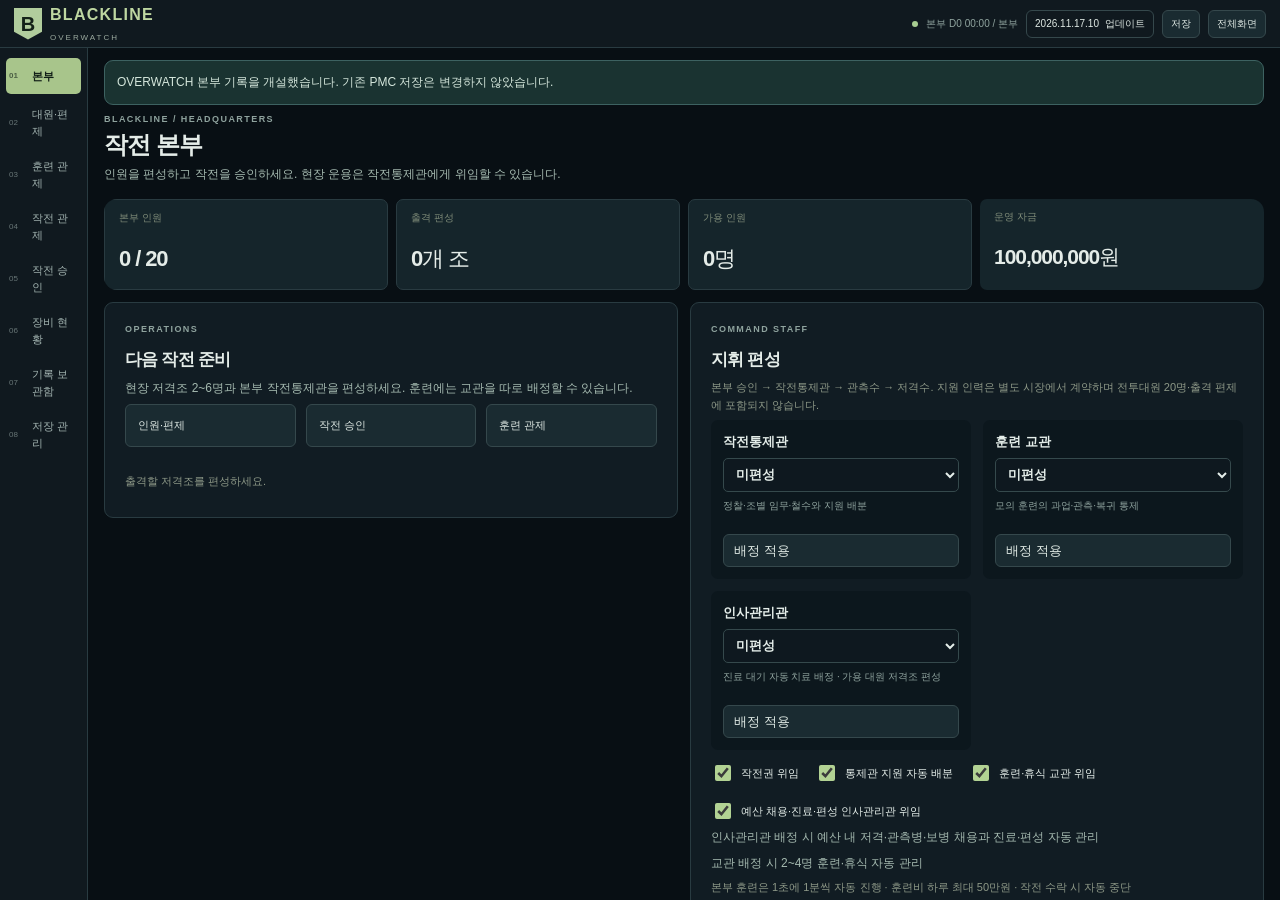
<file: index.html>
<!doctype html>
<html lang="ko">
<head>
<meta charset="utf-8">
<meta name="viewport" content="width=device-width,initial-scale=1,maximum-scale=1,user-scalable=no,viewport-fit=cover">
<meta name="theme-color" content="#0b141a">
<meta name="description" content="BLACKLINE: OVERWATCH — 본부에서 관측수에게 명령하는 저격팀 지휘 시뮬레이션. 실시간 자율 지휘, 입체 전투지도와 시가지, 자세별 대원·교전·피격·처치 연출.">
<meta name="apple-mobile-web-app-capable" content="yes">
<meta name="apple-mobile-web-app-status-bar-style" content="black-translucent">
<title>BLACKLINE: OVERWATCH</title>
<link rel="stylesheet" href="overwatch/app.css?v=2026111710">
<script defer src="overwatch/page-gestures.js?v=2026111710"></script>
<script defer src="save-codec.js?v=2026111710"></script>
<script defer src="overwatch/core.js?v=2026111710"></script>
<script defer src="overwatch/personnel.js?v=2026111710"></script>
<script defer src="overwatch/maps.js?v=2026111710"></script>
<script defer src="overwatch/geometry.js?v=2026111710"></script>
<script defer src="overwatch/command.js?v=2026111710"></script>
<script defer src="overwatch/battle.js?v=2026111710"></script>
<script defer src="overwatch/ordnance.js?v=2026111710"></script>
<script defer src="overwatch/agency.js?v=2026111710"></script>
<script defer src="overwatch/infantry.js?v=2026111710"></script>
<script defer src="overwatch/missions.js?v=2026111710"></script>
<script defer src="overwatch/command-staff.js?v=2026111710"></script>
<script defer src="overwatch/command-staff-view.js?v=2026111710"></script>
<script defer src="overwatch/realtime.js?v=2026111710"></script>
<script defer src="overwatch/vendor/fflate.js?v=2026111710"></script>
<script defer src="overwatch/storage.js?v=2026111710"></script>
<script defer src="overwatch/personnel-view.js?v=2026111710"></script>
<script defer src="overwatch/command-view.js?v=2026111710"></script>
<script defer src="overwatch/vendor/three.min.js?v=2026111710"></script>
<script defer src="overwatch/motion.js?v=2026111710"></script>
<script defer src="overwatch/sprites.js?v=2026111710"></script>
<script defer src="overwatch/illustrated-renderer.js?v=2026111710"></script>
<script defer src="overwatch/field-renderer.js?v=2026111710"></script>
<script defer src="overwatch/audio.js?v=2026111710"></script>
<script defer src="overwatch/field-view.js?v=2026111710"></script>
<script defer src="overwatch/missions-view.js?v=2026111710"></script>
<script defer src="overwatch/updates.js?v=2026111710"></script>
<script defer src="overwatch/app.js?v=2026111710"></script>
<link rel="stylesheet" href="overwatch/game-shell.css?v=2026111710">
</head>
<body>
<a class="skip-link" href="#main">본문으로 이동</a>
<div id="overwatch-root"><main><h1>BLACKLINE: OVERWATCH</h1><p>본부 기록을 불러오는 중입니다.</p></main></div>
<noscript>본부와 저장 관리를 사용하려면 JavaScript를 켜 주세요. 기존 저장 데이터는 변경되지 않습니다.</noscript>
</body>
</html>
</file>
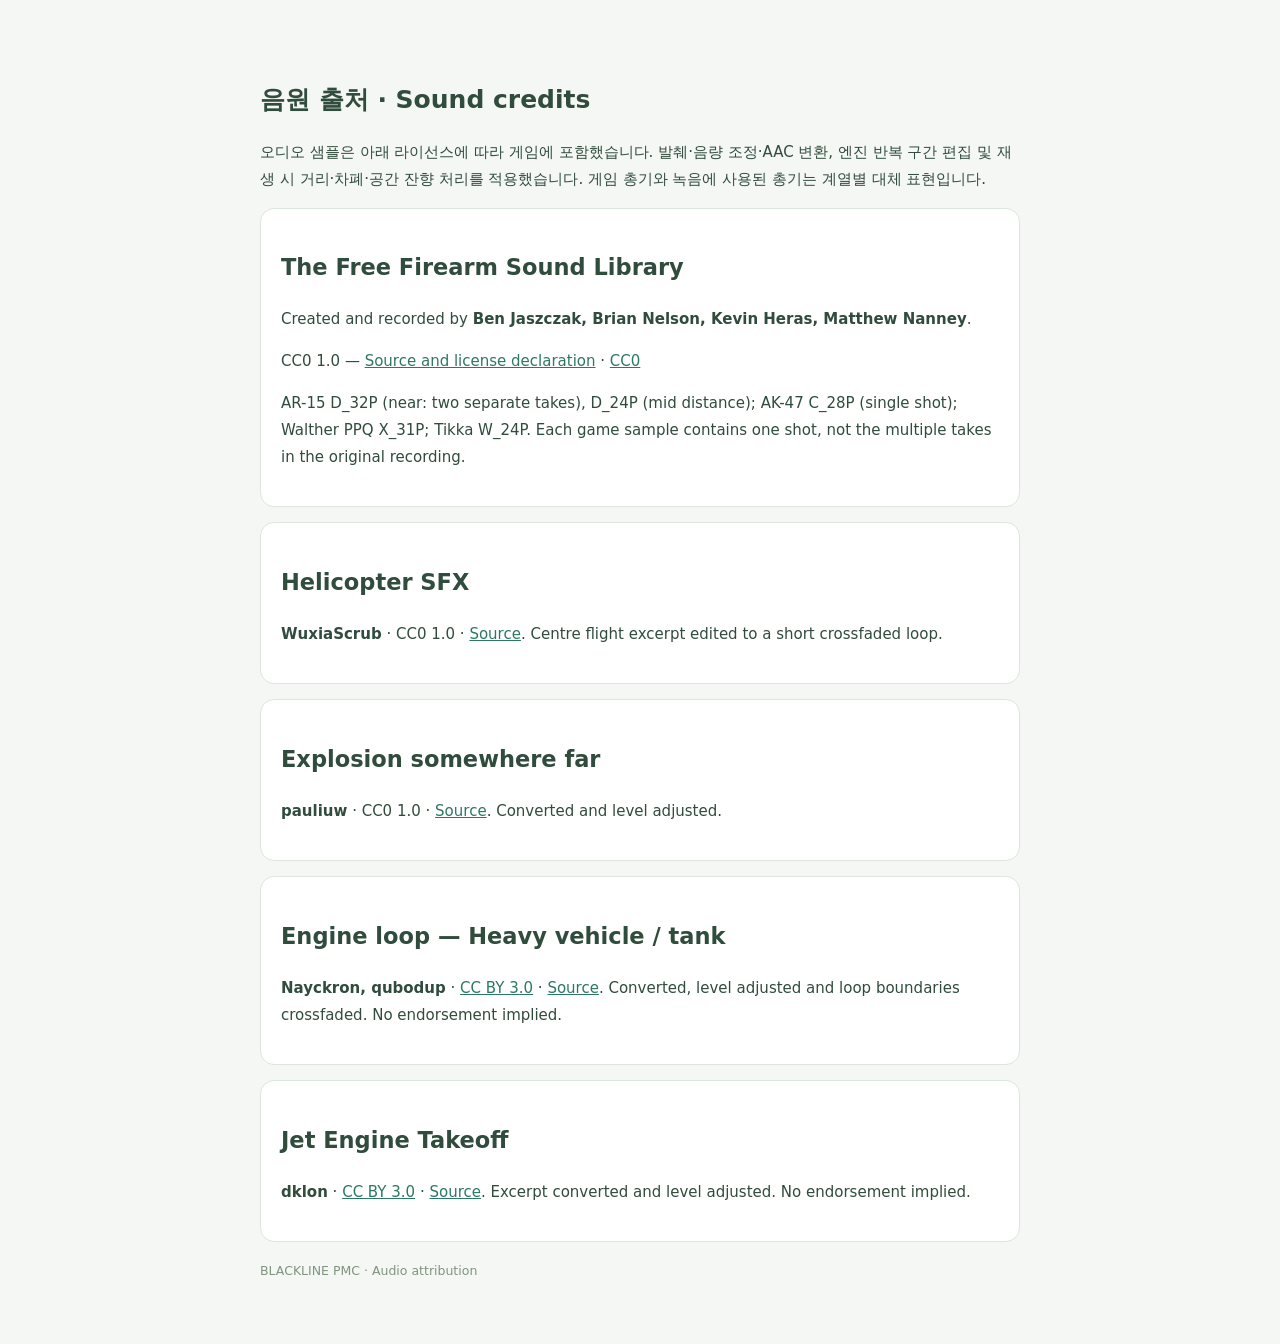
<file: audio/credits.html>
<!doctype html><html lang="ko"><meta charset="utf-8"><meta name="viewport" content="width=device-width,initial-scale=1"><title>BLACKLINE PMC · 음원 출처</title><style>body{font:15px/1.8 system-ui,sans-serif;background:#f4f7f4;color:#304c3c;max-width:760px;margin:40px auto;padding:20px}h1{font-size:25px}article{padding:20px;margin:15px 0;background:white;border:1px solid #dce6dc;border-radius:14px}a{color:#2d7864}small{color:#80947f}li{margin:8px 0}</style><h1>음원 출처 · Sound credits</h1><p>오디오 샘플은 아래 라이선스에 따라 게임에 포함했습니다. 발췌·음량 조정·AAC 변환, 엔진 반복 구간 편집 및 재생 시 거리·차폐·공간 잔향 처리를 적용했습니다. 게임 총기와 녹음에 사용된 총기는 계열별 대체 표현입니다.</p>
<article><h2>The Free Firearm Sound Library</h2><p>Created and recorded by <strong>Ben Jaszczak, Brian Nelson, Kevin Heras, Matthew Nanney</strong>.</p><p>CC0 1.0 — <a href="https://opengameart.org/content/the-free-firearm-sound-library">Source and license declaration</a> · <a href="https://creativecommons.org/publicdomain/zero/1.0/">CC0</a></p><p>AR-15 D_32P (near: two separate takes), D_24P (mid distance); AK-47 C_28P (single shot); Walther PPQ X_31P; Tikka W_24P. Each game sample contains one shot, not the multiple takes in the original recording.</p></article>
<article><h2>Helicopter SFX</h2><p><strong>WuxiaScrub</strong> · CC0 1.0 · <a href="https://opengameart.org/content/helicopter-sfx">Source</a>. Centre flight excerpt edited to a short crossfaded loop.</p></article>
<article><h2>Explosion somewhere far</h2><p><strong>pauliuw</strong> · CC0 1.0 · <a href="https://opengameart.org/content/explosion-somewhere-far">Source</a>. Converted and level adjusted.</p></article>
<article><h2>Engine loop — Heavy vehicle / tank</h2><p><strong>Nayckron, qubodup</strong> · <a href="https://creativecommons.org/licenses/by/3.0/">CC BY 3.0</a> · <a href="https://opengameart.org/content/engine-loop-heavy-vehicletank">Source</a>. Converted, level adjusted and loop boundaries crossfaded. No endorsement implied.</p></article>
<article><h2>Jet Engine Takeoff</h2><p><strong>dklon</strong> · <a href="https://creativecommons.org/licenses/by/3.0/">CC BY 3.0</a> · <a href="https://opengameart.org/content/jet-engine-takeoff">Source</a>. Excerpt converted and level adjusted. No endorsement implied.</p></article>
<small>BLACKLINE PMC · Audio attribution</small></html>
</file>
<file: overwatch/app.css>
:root {
  color-scheme: light;
  --bg: #f2f4ef;
  --paper: #fff;
  --ink: #24382e;
  --muted: #748177;
  --line: #dde4dc;
  --accent: #43604b;
  --soft: #eaf0e7;
  font-family:
    ui-sans-serif,
    -apple-system,
    BlinkMacSystemFont,
    "Segoe UI",
    "Apple SD Gothic Neo",
    "Malgun Gothic",
    sans-serif;
  font-size: 14px;
}
* {
  box-sizing: border-box;
}
body {
  margin: 0;
  background: var(--bg);
  color: var(--ink);
}
button,
input {
  font: inherit;
}
button,
.file-button {
  border: 1px solid #d6dfd3;
  background: #fff;
  color: var(--accent);
  border-radius: 9px;
  padding: 11px 15px;
  cursor: pointer;
  text-align: left;
  line-height: 1.4;
}
button:hover,
.file-button:hover {
  background: var(--soft);
}
button:disabled {
  cursor: default;
  opacity: 0.45;
}
button:focus-visible,
a:focus-visible,
input:focus-visible,
.file-button:focus-within {
  outline: 3px solid #78a29a;
  outline-offset: 3px;
}
a {
  color: inherit;
}
p {
  line-height: 1.8;
  margin: 12px 0;
  color: #66746a;
}
h1,
h2,
h3 {
  font-weight: 650;
  letter-spacing: -0.045em;
  line-height: 1.3;
  margin: 0 0 14px;
}
h1 {
  font-size: 34px;
}
h2 {
  font-size: 20px;
}
h3 {
  font-size: 15px;
}
small {
  font-size: 11px;
}
.topbar {
  height: 90px;
  border-bottom: 1px solid var(--line);
  display: flex;
  align-items: center;
  justify-content: space-between;
  gap: 20px;
  padding: 0 36px;
  background: #fafcf8;
  position: relative;
  z-index: 3;
}
.brand {
  display: flex;
  gap: 12px;
  align-items: center;
  text-decoration: none;
  font-size: 19px;
  font-weight: 780;
  letter-spacing: 0.08em;
  white-space: nowrap;
}
.brand small {
  display: block;
  margin-top: 5px;
  font-size: 10px;
  font-weight: 500;
  letter-spacing: 0.35em;
  color: #7b8e77;
}
.brand-emblem {
  width: 40px;
  height: 44px;
  display: grid;
  place-items: center;
  background: #42604a;
  color: #fff;
  clip-path: polygon(0 0, 100% 0, 100% 76%, 50% 100%, 0 76%);
  font-size: 23px;
  letter-spacing: 0;
}
.topbar-status {
  display: flex;
  align-items: center;
  gap: 9px;
  font-size: 11px;
  color: var(--muted);
}
.status-dot {
  width: 6px;
  height: 6px;
  background: #8da385;
  border-radius: 50%;
}
.quiet {
  padding: 8px 10px;
  background: transparent;
  font-size: 11px;
}
.workspace {
  display: grid;
  grid-template-columns: 220px minmax(0, 1fr);
  max-width: 1660px;
  margin: auto;
  min-height: calc(100dvh - 90px);
}
.sidebar {
  border-right: 1px solid var(--line);
  padding: 38px 22px;
  display: flex;
  flex-direction: column;
  gap: 26px;
}
.eyebrow {
  display: block;
  font-size: 10px;
  letter-spacing: 0.16em;
  color: #7c8b79;
  font-weight: 550;
}
.sidebar > .eyebrow {
  font-size: 9px;
  letter-spacing: 0.1em;
}
.sidebar nav {
  display: flex;
  flex-direction: column;
  gap: 8px;
}
.sidebar nav button {
  border: 0;
  background: transparent;
  padding: 15px 12px;
  color: #7b887b;
  font-size: 12px;
  display: flex;
  gap: 14px;
  align-items: center;
}
.sidebar nav button span {
  font-size: 10px;
  color: #a1ac9d;
}
.sidebar nav button[aria-current] {
  background: #e3ebde;
  color: #3e5e43;
  font-weight: 700;
}
.sidebar-foot {
  margin-top: auto;
  line-height: 2;
  font-size: 9px;
  letter-spacing: 0.08em;
  color: #8b9887;
  padding: 35px 12px 0;
  border-top: 1px solid var(--line);
}
main {
  padding: 32px 38px 20px;
  min-width: 0;
  outline: none;
}
.breadcrumb {
  color: #899582;
  font-size: 10px;
  letter-spacing: 0.07em;
  margin-bottom: 26px;
}
.hq-hero {
  display: grid;
  grid-template-columns: 1fr 44%;
  gap: 24px;
  padding: 28px 0 38px;
  align-items: center;
}
.hq-hero h1 {
  font-size: clamp(30px, 3vw, 48px);
  line-height: 1.25;
  letter-spacing: -0.06em;
  margin-top: 20px;
}
.hq-hero p {
  font-size: 12px;
  line-height: 2;
}
.build-tag,
.status-pill {
  display: inline-block;
  color: #66805b;
  background: #e6eddf;
  border: 1px solid #d7e2ce;
  padding: 7px 11px;
  border-radius: 7px;
  font-size: 10px;
}
.terrain-preview {
  background:
    linear-gradient(0deg, #eef3e0bb, transparent 50%),
    url("../images/maps/mountain.webp") center/cover;
  min-height: 280px;
  border-radius: 18px;
  position: relative;
  border: 7px solid #fff;
  box-shadow: 0 8px 24px #20351a08;
  filter: saturate(0.6);
}
.terrain-preview span {
  position: absolute;
  bottom: 10px;
  left: 10px;
  right: 10px;
  font-size: 9px;
  line-height: 1.5;
  color: #4f6746;
  background: #ffffffd9;
  padding: 7px;
  border-radius: 5px;
}
.metrics {
  display: grid;
  grid-template-columns: repeat(4, minmax(0, 1fr));
  border: 1px solid var(--line);
  border-radius: 13px;
  background: #fff;
  margin-bottom: 27px;
  overflow: hidden;
}
.metrics article {
  display: flex;
  flex-direction: column;
  gap: 13px;
  padding: 23px;
  border-right: 1px solid var(--line);
}
.metrics article:last-child {
  border: 0;
}
.metrics small {
  color: #7f8c79;
}
.metrics strong {
  font-size: 26px;
  letter-spacing: -0.05em;
  font-weight: 550;
}
.metrics span {
  font-size: 10px;
  line-height: 1.7;
  color: #899382;
}
.two-column {
  display: grid;
  grid-template-columns: repeat(2, minmax(0, 1fr));
  gap: 20px;
}
.panel {
  background: #fff;
  border: 1px solid var(--line);
  padding: 25px;
  border-radius: 13px;
  margin-bottom: 20px;
  min-width: 0;
}
.panel > .eyebrow,
.section-heading > .eyebrow {
  margin-bottom: 13px;
}
.panel p {
  font-size: 12px;
}
.command-chain {
  padding: 0;
  list-style: none;
  margin-top: 25px;
}
.command-chain li {
  padding: 0 0 20px 22px;
  position: relative;
  border-left: 1px solid #d5dfd0;
  margin-left: 4px;
}
.command-chain li:last-child {
  padding-bottom: 0;
  border: 0;
}
.command-chain li::before {
  content: "";
  position: absolute;
  left: -4px;
  top: 5px;
  width: 7px;
  height: 7px;
  border: 1px solid #8fa484;
  background: #fff;
  border-radius: 50%;
}
.command-chain b,
.command-chain span {
  display: block;
}
.command-chain b {
  font-size: 12px;
  font-weight: 600;
}
.command-chain span {
  font-size: 11px;
  color: #8a9584;
  line-height: 1.7;
  margin-top: 7px;
}
.plain-list {
  padding-left: 18px;
  color: #75856d;
  line-height: 2.5;
  font-size: 12px;
  margin: 23px 0;
}
.muted {
  font-size: 11px !important;
  color: #8d9887 !important;
}
.page-title {
  padding: 15px 0 28px;
}
.page-title h1 {
  margin-top: 15px;
}
.page-title p {
  font-size: 12px;
}
.empty-state {
  background: #fff;
  border: 1px solid var(--line);
  border-radius: 15px;
  padding: 40px;
  margin: 12px 0 28px;
  max-width: 900px;
}
.empty-state h2 {
  margin-top: 17px;
}
.empty-state p {
  max-width: 620px;
  font-size: 13px;
}
.phase-note {
  font-size: 11px;
  color: #9aab8d;
  display: block;
  margin-top: 26px;
}
.squad-grid {
  display: grid;
  grid-template-columns: repeat(3, minmax(0, 1fr));
  gap: 16px;
}
.squad h2 {
  font-size: 17px;
  margin: 18px 0 24px;
  color: #7e9073;
}
.squad p {
  display: flex;
  justify-content: space-between;
  font-size: 11px;
  gap: 10px;
}
.squad p strong {
  font-weight: 500;
  color: #677e5d;
}
.squad small {
  font-size: 10px;
  color: #9aa78e;
  line-height: 1.8;
}
.personnel-list {
  padding: 0;
  list-style: none;
}
.personnel-list li {
  padding: 15px 0;
  display: flex;
  justify-content: space-between;
  gap: 20px;
  border-bottom: 1px solid var(--line);
}
.personnel-list li div > span {
  display: block;
  margin-top: 8px;
  font-size: 11px;
  color: #8b9b81;
}
.archive-grid {
  display: grid;
  grid-template-columns: 1fr 1fr;
  gap: 20px;
}
.archive-grid article {
  padding: 18px;
  border: 1px solid var(--line);
  border-radius: 10px;
  background: #fafcf8;
}
code {
  font-size: 10px;
  overflow-wrap: anywhere;
  color: #829276;
}
.event-log {
  list-style: none;
  padding: 0;
}
.event-log li {
  display: flex;
  gap: 22px;
  padding: 17px 0;
  border-bottom: 1px solid var(--line);
  font-size: 12px;
}
.event-log time {
  font-size: 10px;
  color: #8d9e7f;
}
.event-log small {
  display: block;
  margin-top: 10px;
  font-size: 9px;
  color: #90a080;
  overflow-wrap: anywhere;
}
.event-log strong {
  font-weight: 500;
}
.storage-summary {
  display: flex;
  justify-content: space-between;
  align-items: center;
  gap: 20px;
}
.storage-summary p,
.storage-summary small {
  overflow-wrap: anywhere;
}
.storage-summary .eyebrow {
  margin-bottom: 12px;
}
.storage-summary p {
  font-size: 11px;
}
.status-pill {
  white-space: nowrap;
  flex-shrink: 0;
}
.actions {
  display: flex;
  flex-direction: column;
  align-items: stretch;
  gap: 10px;
}
.file-button {
  position: relative;
  display: block;
  overflow: hidden;
}
.file-button input {
  position: absolute;
  inset: 0;
  opacity: 0;
  width: 100%;
  cursor: pointer;
}
.setting {
  display: flex;
  gap: 10px;
  align-items: center;
  font-size: 12px;
}
.caution {
  background: #f9faf4;
}
.notice {
  padding: 13px 17px;
  border: 1px solid #d7e3ce;
  background: #ebf2e6;
  color: #697f5b;
  border-radius: 9px;
  font-size: 12px;
  line-height: 1.9;
  margin-bottom: 18px;
  overflow-wrap: anywhere;
}
.notice.error {
  color: #966d41;
  background: #f8f0e3;
  border-color: #ecddc4;
}
.notice button {
  margin-left: 10px;
  font-size: 11px;
}
footer {
  font-size: 10px;
  color: #a1ac98;
  border-top: 1px solid var(--line);
  padding: 24px 0;
  margin-top: 34px;
  line-height: 1.8;
}
.skip-link {
  position: fixed;
  top: -60px;
  left: 16px;
  z-index: 50;
  background: #fff;
  padding: 12px;
}
.skip-link:focus {
  top: 10px;
}
[data-reduced-motion="true"] * {
  scroll-behavior: auto !important;
  transition: none !important;
  animation: none !important;
}
@media (max-width: 1050px) {
  .workspace {
    grid-template-columns: 185px minmax(0, 1fr);
  }
  main {
    padding: 26px;
  }
  .sidebar {
    padding: 32px 16px;
  }
  .hq-hero {
    grid-template-columns: 1fr;
  }
  .terrain-preview {
    min-height: 170px;
  }
  .metrics {
    grid-template-columns: 1fr 1fr;
  }
  .metrics article:nth-child(2) {
    border-right: 0;
  }
  .metrics article:nth-child(-n + 2) {
    border-bottom: 1px solid var(--line);
  }
  .two-column {
    grid-template-columns: 1fr;
  }
  .squad-grid {
    grid-template-columns: 1fr;
  }
  .storage-summary {
    align-items: flex-start;
    flex-direction: column;
  }
}
@media (max-width: 650px) {
  .topbar {
    height: auto;
    min-height: 82px;
    padding: 18px 18px;
    gap: 10px;
    flex-wrap: wrap;
  }
  .brand {
    font-size: 16px;
  }
  .brand small {
    font-size: 8px;
  }
  .brand-emblem {
    width: 33px;
    height: 37px;
    font-size: 20px;
  }
  .topbar-status {
    font-size: 9px;
    gap: 5px;
  }
  .topbar-status > span:not(.status-dot) {
    display: none;
  }
  .quiet {
    font-size: 9px;
    padding: 8px;
  }
  .workspace {
    display: block;
  }
  .sidebar {
    padding: 12px 15px;
    border: 0;
    border-bottom: 1px solid var(--line);
    background: #f8faf5;
    display: block;
  }
  .sidebar > .eyebrow,
  .sidebar-foot {
    display: none;
  }
  .sidebar nav {
    display: grid;
    grid-template-columns: repeat(3, minmax(0, 1fr));
    gap: 5px;
  }
  .sidebar nav button {
    font-size: 11px;
    padding: 10px 8px;
    gap: 7px;
    white-space: nowrap;
  }
  .sidebar nav button span {
    font-size: 8px;
  }
  main {
    padding: 22px 17px;
  }
  .breadcrumb {
    margin-bottom: 16px;
    font-size: 9px;
  }
  .hq-hero {
    padding-top: 12px;
    gap: 20px;
  }
  .hq-hero h1 {
    font-size: 34px;
  }
  .terrain-preview {
    min-height: 160px;
  }
  .metrics article {
    padding: 18px;
    gap: 10px;
  }
  .metrics strong {
    font-size: 23px;
  }
  .metrics span {
    font-size: 9px;
  }
  .panel {
    padding: 20px;
  }
  .empty-state {
    padding: 26px;
  }
  .empty-state h2 {
    font-size: 19px;
  }
  .page-title h1 {
    font-size: 28px;
  }
  .archive-grid {
    grid-template-columns: 1fr;
  }
  .event-log {
    overflow-wrap: anywhere;
  }
  footer {
    padding-bottom: env(safe-area-inset-bottom);
  }
}
/* Personnel phase: real recruitment, pair selection and HQ activities. */
.personnel-subnav {
  display: flex;
  gap: 8px;
  flex-wrap: wrap;
  margin: 0 0 22px;
}
.personnel-subnav button[aria-current] {
  background: #e3ebde;
  font-weight: 700;
}
.personnel-section-title {
  display: flex;
  justify-content: space-between;
  align-items: center;
  gap: 18px;
  flex-wrap: wrap;
}
.personnel-section-title h2 {
  margin: 8px 0;
}
.personnel-section-title button {
  font-size: 12px;
}
.hq-activities {
  border-color: #cfdcc9;
  background: #fafdf7;
}
.activity-list {
  display: grid;
  gap: 10px;
  margin-top: 15px;
}
.activity-list article {
  display: flex;
  align-items: center;
  justify-content: space-between;
  gap: 15px;
  background: white;
  padding: 16px;
  border: 1px solid #e2e8dc;
  border-radius: 10px;
}
.activity-list article > div {
  flex: 1;
  min-width: 0;
}
.activity-list strong,
.activity-list span,
.activity-list small {
  display: block;
}
.activity-list span {
  font-size: 11px;
  color: #798770;
  margin-top: 6px;
}
.activity-list small {
  font-size: 10px;
  color: #9aa68f;
  margin: 6px 0;
}
.activity-list progress {
  width: 100%;
  height: 5px;
  accent-color: #698b5d;
  border: 0;
}
.member-grid,
.recruit-grid {
  display: grid;
  grid-template-columns: repeat(3, minmax(0, 1fr));
  gap: 17px;
}
.hq-member-card {
  padding: 23px;
  border: 1px solid var(--line);
  border-radius: 14px;
  background: #fff;
  min-width: 0;
}
.hq-member-card > small {
  color: #92a088;
  display: block;
  margin: 18px 0 10px;
  font-size: 9px;
  overflow-wrap: anywhere;
}
.hq-member-card h2 {
  font-size: 24px;
  margin-top: 12px;
  margin-bottom: 7px;
}
.hq-member-card p {
  font-size: 11px;
  line-height: 1.8;
}
.member-card-header {
  display: flex;
  justify-content: space-between;
  align-items: center;
  gap: 10px;
  font-size: 11px;
  color: #7e9072;
}
.member-avatar {
  display: grid;
  place-items: center;
  width: 42px;
  height: 47px;
  background: #eef3e9;
  border: 1px solid #dde6d4;
  border-radius: 10px;
  font-size: 21px;
  color: #78906c;
}
.member-status,
.tier-badge {
  display: inline-block;
  font-size: 10px;
  padding: 6px 9px;
  border-radius: 5px;
  background: #eef3e9;
  color: #779267;
}
.member-status.limited {
  background: #f7f0e4;
  color: #a28d67;
}
.member-skill-summary {
  display: flex;
  justify-content: space-between;
  gap: 9px;
  background: #f4f7f0;
  border-radius: 8px;
  padding: 12px 9px;
  margin: 17px 0;
}
.member-skill-summary span {
  font-size: 10px;
  color: #88987b;
}
.member-skill-summary b {
  display: block;
  font-size: 17px;
  color: #5c7850;
  margin-top: 5px;
  font-weight: 500;
}
.member-condition {
  display: flex;
  gap: 14px;
  font-size: 10px;
  color: #8e9c83;
}
.member-availability {
  color: #91a283;
  font-size: 10px !important;
  min-height: 36px;
}
.hq-member-card > button {
  width: 100%;
  margin-top: 7px;
  font-size: 11px;
}
.inline-actions {
  display: flex;
  flex-wrap: wrap;
  gap: 8px;
}
.inline-actions button {
  font-size: 11px;
  flex: 1;
  min-width: 80px;
}
.contract-term,
.squad label,
.activity-form label {
  display: flex;
  flex-direction: column;
  gap: 8px;
  font-size: 11px;
  color: #819576;
  margin: 12px 0;
}
select,
input[type="search"] {
  min-width: 0;
  max-width: 100%;
  background: #fff;
  color: #47623c;
  border: 1px solid #d4dfcb;
  border-radius: 7px;
  font: inherit;
  padding: 10px 11px;
  font-size: 12px;
}
.squad form button {
  width: 100%;
  font-size: 12px;
}
.squad p {
  display: block;
}
.squad .inline-actions button {
  flex-basis: 100%;
  font-size: 10px;
}
.personnel-search {
  display: block;
  max-width: 400px;
  margin: 0 0 20px;
  font-size: 11px;
  color: #819476;
}
.personnel-search input {
  display: block;
  width: 100%;
  margin-top: 9px;
}
.dossier-backdrop {
  position: fixed;
  inset: 0;
  z-index: 30;
  background: #34452d55;
  display: flex;
  align-items: center;
  justify-content: center;
  padding: 24px;
}
.personnel-dossier {
  background: #f4f6ef;
  border: 1px solid #e1e8d8;
  border-radius: 16px;
  width: min(1080px, 100%);
  height: min(920px, calc(100dvh - 48px));
  display: flex;
  flex-direction: column;
  min-height: 0;
  box-shadow: 0 15px 60px #20341b22;
}
.personnel-dossier > header {
  padding: 24px 28px;
  display: flex;
  align-items: flex-start;
  justify-content: space-between;
  gap: 15px;
  border-bottom: 1px solid #dae4d2;
  background: #fbfdf8;
  border-radius: 16px 16px 0 0;
  flex-shrink: 0;
}
.personnel-dossier h1 {
  font-size: 30px;
  margin: 10px 0 5px;
}
.personnel-dossier header p {
  font-size: 12px;
  margin-bottom: 0;
}
.personnel-dossier header .eyebrow {
  font-size: 9px;
  overflow-wrap: anywhere;
}
.dossier-content {
  padding: 25px 28px;
  overflow: auto;
  overscroll-behavior: contain;
  min-height: 0;
}
.dossier-two-columns {
  display: grid;
  grid-template-columns: 1fr 1fr;
  gap: 16px;
}
.dossier-two-columns .panel {
  margin-bottom: 16px;
}
.dossier-skills {
  display: grid;
  grid-template-columns: repeat(3, minmax(0, 1fr));
  gap: 18px 22px;
}
.dossier-skills label {
  display: flex;
  justify-content: space-between;
  font-size: 11px;
  color: #849577;
}
.dossier-skills b {
  font-weight: 550;
  color: #526d47;
}
.dossier-skills progress {
  width: 100%;
  height: 6px;
  accent-color: #809c6f;
  margin-top: 10px;
}
.activity-form {
  display: flex;
  align-items: flex-end;
  gap: 10px;
  flex-wrap: wrap;
  margin-bottom: 15px;
}
.activity-form label {
  flex: 1;
  min-width: 120px;
  margin-bottom: 0;
}
.activity-form button {
  font-size: 12px;
  margin-bottom: 0;
}
.personnel-dossier-open {
  overflow: hidden;
}
.metrics article:last-child strong {
  font-size: 21px;
  overflow-wrap: anywhere;
}
.personnel-dossier .event-log,
.personnel-dossier .plain-list {
  overflow-wrap: anywhere;
}
button:disabled,
select:disabled {
  cursor: not-allowed;
  opacity: 0.45;
}
@media (max-width: 1150px) {
  .member-grid,
  .recruit-grid {
    grid-template-columns: repeat(2, minmax(0, 1fr));
  }
}
@media (max-width: 650px) {
  .member-grid,
  .recruit-grid,
  .dossier-two-columns {
    grid-template-columns: 1fr;
  }
  .personnel-subnav {
    display: grid;
    grid-template-columns: 1fr 1fr;
  }
  .personnel-subnav button {
    font-size: 11px;
    text-align: center;
    padding: 10px 7px;
  }
  .hq-member-card {
    padding: 20px;
  }
  .dossier-backdrop {
    padding: 0;
  }
  .personnel-dossier {
    width: 100%;
    height: 100dvh;
    border: 0;
    border-radius: 0;
  }
  .personnel-dossier > header {
    padding: 18px 17px;
    border-radius: 0;
  }
  .personnel-dossier h1 {
    font-size: 25px;
  }
  .dossier-content {
    padding: 18px 15px;
  }
  .dossier-skills {
    grid-template-columns: 1fr 1fr;
  }
  .activity-form {
    display: grid;
    grid-template-columns: 1fr;
  }
  .activity-form label {
    min-width: 0;
  }
  .activity-form button {
    margin-top: 3px;
  }
  .personnel-section-title > button {
    width: 100%;
    text-align: center;
  }
  .metrics article:last-child strong {
    font-size: 17px;
  }
  .activity-list article {
    padding: 12px;
    gap: 10px;
  }
  .activity-list article button {
    padding: 8px 10px;
    font-size: 11px;
  }
}
/* Event-driven command range; no animation loop or hidden-world renderer. */
.command-layout {
  display: grid;
  grid-template-columns: minmax(0, 1.6fr) minmax(260px, 1fr);
  gap: 20px;
  align-items: start;
}
.command-map {
  display: block;
  width: 100%;
  height: auto;
  border: 1px solid #d5dfce;
  border-radius: 12px;
  touch-action: pan-y;
  cursor: crosshair;
}
.range-map-panel {
  padding: 18px;
}
.range-terrain-label {
  font-size: 21px;
  fill: #63735a;
}
.range-unit-label {
  font-size: 18px;
  fill: #294c36;
  paint-order: stroke;
  stroke: #f8fff3;
  stroke-width: 5px;
  font-weight: 600;
}
.range-friend.stale {
  opacity: 0.45;
}
.range-contact.expired {
  opacity: 0.25;
}
.range-time-controls {
  display: flex;
  gap: 9px;
  flex-wrap: wrap;
}
.range-time-controls button {
  flex: 1;
  font-size: 12px;
}
.range-time-controls p {
  width: 100%;
}
.command-layout form {
  display: grid;
  grid-template-columns: 1fr 1fr;
  gap: 12px;
}
.command-layout form > button {
  grid-column: 1/-1;
}
.command-layout label:not(.setting) {
  display: flex;
  flex-direction: column;
  gap: 8px;
  font-size: 11px;
  color: #71836b;
}
.coordinate-inputs {
  display: grid;
  grid-template-columns: 1fr 1fr;
  gap: 10px;
}
.coordinate-inputs input {
  width: 100%;
  min-width: 0;
  padding: 10px;
  background: white;
  border: 1px solid #d4dfcb;
  border-radius: 7px;
  color: #47623c;
}
.command-comms {
  position: sticky;
  top: 16px;
  padding: 20px;
}
.command-radio-list {
  max-height: 70dvh;
  overflow: auto;
  overscroll-behavior: contain;
  list-style: none;
  padding: 0;
  margin: 0;
}
.command-radio-list li {
  border-left: 2px solid #c5d2bb;
  border-bottom: 1px solid #e4eadf;
  padding: 14px 10px;
  margin-bottom: 12px;
  overflow-wrap: anywhere;
}
.radio-route {
  display: flex;
  gap: 8px;
  align-items: center;
  font-size: 12px;
}
.radio-route strong {
  font-weight: 600;
  flex: 1;
  min-width: 0;
}
.radio-route small {
  display: block;
  color: #93a18a;
  font-size: 9px;
  margin-top: 5px;
}
.radio-meta {
  font-size: 9px;
  color: #89977e;
  margin-top: 12px;
  line-height: 1.8;
}
.command-radio-list p {
  font-size: 12px;
  line-height: 1.8;
}
.command-radio-list details {
  font-size: 10px;
  color: #91a284;
}
.range-known-roster {
  display: grid;
  grid-template-columns: 1fr 1fr;
  gap: 10px;
}
.range-known-roster article {
  padding: 13px;
  border: 1px solid #dfe6d7;
  border-radius: 8px;
  min-width: 0;
}
.range-known-roster b,
.range-known-roster span,
.range-known-roster small {
  display: block;
  overflow-wrap: anywhere;
}
.range-known-roster b {
  font-size: 12px;
}
.range-known-roster span {
  font-size: 11px;
  color: #7b8e71;
  margin: 9px 0;
}
.range-known-roster small {
  font-size: 10px;
  color: #95a28b;
}
.range-order-list {
  padding: 0;
  list-style: none;
}
.range-order-list li {
  display: flex;
  flex-direction: column;
  gap: 8px;
  padding: 12px 0;
  border-bottom: 1px solid #e2e8dc;
  font-size: 12px;
}
.range-order-list span {
  font-size: 11px;
  color: #90a082;
}
@media (max-width: 1100px) {
  .command-layout {
    grid-template-columns: 1fr;
  }
  .command-comms {
    position: static;
  }
  .command-radio-list {
    max-height: 450px;
  }
}
@media (max-width: 650px) {
  .command-layout form {
    grid-template-columns: 1fr;
  }
  .range-known-roster {
    grid-template-columns: 1fr;
  }
  .command-comms {
    padding: 18px;
  }
  .range-map-panel {
    padding: 12px;
  }
  .range-time-controls button {
    padding: 10px 7px;
    font-size: 11px;
  }
  .range-unit-label {
    font-size: 24px;
  }
}
/* Keep the accessibility shortcut out of captures and scroll areas until focused. */
.skip-link:not(:focus) {
  clip-path: inset(50%);
  width: 1px;
  height: 1px;
  overflow: hidden;
}
.range-archived-report {
  padding: 14px 0;
  border-bottom: 1px solid var(--line);
  font-size: 12px;
}
.range-archived-report summary {
  cursor: pointer;
  line-height: 1.8;
}
.range-archived-report .plain-list {
  max-height: 360px;
  overflow: auto;
}
.field-layout {
  display: grid;
  grid-template-columns: minmax(0, 1.65fr) minmax(270px, 1fr);
  gap: 20px;
  align-items: start;
}
.field-stage {
  padding: 12px;
  overflow: hidden;
}
.field-stage-toolbar {
  display: flex;
  justify-content: space-between;
  align-items: center;
  gap: 10px;
  flex-wrap: wrap;
  padding: 8px;
}
.field-stage-toolbar > span {
  font-size: 13px;
  font-weight: 650;
  color: #5b7950;
}
.field-stage-toolbar > div {
  display: flex;
  flex-wrap: wrap;
  gap: 5px;
}
.field-stage-toolbar button {
  font-size: 10px;
  padding: 8px;
}
.field-viewport {
  width: 100%;
  height: 420px;
  min-height: 200px;
  position: relative;
  background: #e6eddf;
  border-radius: 10px;
  overflow: hidden;
  touch-action: none;
}
.field-viewport canvas,
.field-viewport svg {
  display: block;
  width: 100%;
  height: 100%;
}
.field-stage-caption {
  font-size: 10px;
  color: #819375;
  padding: 12px 6px 4px;
}
.field-controls {
  display: flex;
  gap: 7px;
  flex-wrap: wrap;
}
.field-controls button {
  font-size: 11px;
  padding: 9px 11px;
}
.field-label {
  display: flex;
  flex-direction: column;
  gap: 8px;
  max-width: 300px;
  font-size: 12px;
  margin: 16px 0;
}
.field-layout form {
  display: grid;
  grid-template-columns: 1fr 1fr;
  gap: 12px;
}
.field-layout form label {
  display: flex;
  flex-direction: column;
  gap: 8px;
  font-size: 11px;
  color: #849679;
}
.field-layout form input {
  min-width: 0;
  width: 100%;
  padding: 10px;
  border: 1px solid #d4dfcb;
  border-radius: 7px;
  background: white;
  color: #47623c;
}
.field-person {
  display: flex;
  gap: 14px;
  padding: 15px 0;
  border-bottom: 1px solid var(--line);
}
.field-person > svg {
  flex: 0 0 40px;
  width: 40px;
  height: 100px;
}
.field-person > div {
  min-width: 0;
}
.field-person strong {
  display: block;
  font-size: 12px;
}
.field-person p {
  font-size: 11px;
  line-height: 1.7;
  margin: 7px 0;
}
.field-person small {
  display: block;
  font-size: 10px;
  color: #91a182;
  line-height: 1.7;
  overflow-wrap: anywhere;
}
.field-radio {
  max-height: 450px;
  overflow: auto;
  overscroll-behavior: contain;
  list-style: none;
  padding: 0;
}
.field-radio li {
  border-left: 2px solid #cedbc5;
  padding: 12px;
  margin-bottom: 12px;
  border-bottom: 1px solid #e0e7d9;
}
.field-radio small {
  font-size: 9px;
  color: #8da07e;
  line-height: 1.8;
}
.field-radio p {
  font-size: 11px;
  line-height: 1.8;
}
.field-fullscreen {
  position: fixed;
  inset: 0;
  z-index: 80;
  margin: 0 !important;
  border: 0;
  border-radius: 0;
  padding: env(safe-area-inset-top) env(safe-area-inset-right)
    env(safe-area-inset-bottom) env(safe-area-inset-left);
  display: flex;
  flex-direction: column;
  background: #eef3e8;
}
.field-fullscreen .field-viewport {
  flex: 1;
  height: auto;
  min-height: 0;
  border-radius: 0;
}
.field-fullscreen .field-stage-caption {
  padding: 5px;
  font-size: 9px;
}
.field-fullscreen .field-stage-toolbar {
  flex-shrink: 0;
}
.field-fullscreen .field-stage-toolbar button {
  padding: 7px 9px;
}
@media (max-width: 1150px) {
  .field-layout {
    grid-template-columns: 1fr;
  }
}
@media (max-width: 650px) {
  .field-viewport {
    height: 320px;
  }
  .field-layout form {
    grid-template-columns: 1fr 1fr;
  }
  .field-stage-toolbar button {
    font-size: 9px;
    padding: 7px;
  }
  .field-layout {
    gap: 10px;
  }
  .field-stage-toolbar {
    padding: 5px;
  }
  .field-person > svg {
    flex-basis: 35px;
    width: 35px;
  }
  .field-fullscreen .field-stage-toolbar {
    gap: 5px;
  }
  .field-fullscreen .field-stage-toolbar > span {
    font-size: 11px;
  }
}
@media (orientation: portrait) and (max-width: 650px) {
  .field-fullscreen {
    inset: auto;
    top: 50%;
    left: 50%;
    width: 100dvh;
    height: 100dvw;
    transform: translate(-50%, -50%) rotate(90deg);
  }
}

/* Live radio stays adjacent to the battlefield, including narrow iPhone layouts. */
.field-comms {
  margin-top: 12px;
  padding: 16px 18px;
}
.field-comms h2 {
  margin: 0;
  font-size: 14px;
}
.field-comms .field-radio {
  max-height: 170px;
  margin: 10px 0 0;
  overscroll-behavior: contain;
}
.field-comms .field-radio li {
  padding: 9px 12px;
}
.field-target-hint {
  font-size: 11px;
  color: #58745b;
  margin: 4px 0;
  align-self: center;
}
@media (max-width: 700px) {
  .field-comms .field-radio {
    max-height: 132px;
  }
  .field-stage-toolbar button {
    min-height: 34px;
  }
}
.member-role-art {
  display: inline-block;
  width: 60px;
  height: 80px;
  flex-shrink: 0;

  background-size: 400% 200%;
  background-repeat: no-repeat;
  background-color: transparent;
  border-radius: 0;
}
.member-role-art.sniper {
  background-position: 33.333% 0;
}
.member-role-art.observer {
  background-position: 33.333% 100%;
}
.dossier-role-art {
  width: 78px;
  height: 104px;
}
.field-layout form {
  grid-template-columns: minmax(0, 1fr) minmax(0, 1fr);
}
.field-layout form > *,
.field-layout form label {
  min-width: 0;
}
.field-layout form select {
  width: 100%;
  min-width: 0;
  max-width: 100%;
}
@media (max-width: 650px) {
  .field-layout form {
    grid-template-columns: minmax(0, 1fr);
  }
}
.field-audio-volume {
  display: flex;
  align-items: center;
  gap: 8px;
  color: var(--muted);
  font-size: 10px;
}
.field-audio-volume input {
  width: 75px;
}
.audio-credits {
  font-size: 10px;
  color: var(--muted);
}
.member-role-art {
  background-size: contain;
  background-position: center;
}
.member-role-art.sniper {
  background-image: url("../images/overwatch/sniper-move.webp");
  background-position: center;
}
.member-role-art.observer {
  background-image: url("../images/overwatch/observer-move.webp");
  background-position: center;
}
.field-person-actions {
  display: flex;
  gap: 6px;
  margin-top: 9px;
  flex-wrap: wrap;
}
.field-person-actions button {
  font-size: 10px;
  padding: 6px 9px;
}
[data-field-contacts] {
  max-height: 260px;
  overflow: auto;
  overscroll-behavior: contain;
}
.field-contact {
  display: flex;
  flex-direction: column;
  align-items: flex-start;
  gap: 7px;
  padding: 12px 0;
  border-bottom: 1px solid var(--line);
}
.field-contact strong {
  font-size: 12px;
}
.field-contact small {
  font-size: 10px;
  color: var(--muted);
}
.field-contact button {
  font-size: 10px;
  padding: 6px 9px;
}

.live-contract-grid {
  display: grid;
  grid-template-columns: repeat(auto-fit, minmax(min(100%, 320px), 1fr));
  gap: 16px;
}
.live-money {
  display: grid;
  grid-template-columns: repeat(auto-fit, minmax(140px, 1fr));
  gap: 10px;
  margin: 18px 0;
}
.live-money > div,
.live-report-roster > article {
  padding: 14px;
  border: 1px solid var(--line, #dce3d7);
  border-radius: 10px;
}
.live-money small,
.live-money strong {
  display: block;
}
.live-report-roster {
  display: grid;
  grid-template-columns: repeat(auto-fit, minmax(min(100%, 240px), 1fr));
  gap: 10px;
}
.live-reports > details {
  padding: 14px 0;
  border-bottom: 1px solid var(--line, #dce3d7);
}
.live-field-panel .inline-actions {
  display: flex;
  flex-wrap: wrap;
  gap: 8px;
}

html {
  touch-action: manipulation;
  -webkit-text-size-adjust: 100%;
  text-size-adjust: 100%;
}
@media (max-width: 900px) {
  input,
  select,
  textarea {
    font-size: 16px !important;
  }
}

.field-quick-orders {
  display: flex;
  flex-wrap: wrap;
  gap: 6px;
  margin-top: 10px;
}
.field-quick-orders select {
  max-width: 110px;
  min-width: 0;
  border: 1px solid var(--line);
  border-radius: 8px;
}
.field-quick-orders button {
  padding: 8px 10px;
  font-size: 12px;
}
.field-stale {
  display: block;
  color: #a86532;
  font-size: 12px;
  margin: 5px 0;
}
.field-person details {
  font-size: 12px;
  line-height: 1.7;
  margin: 8px 0;
}
.field-person summary {
  cursor: pointer;
  color: var(--accent);
}
@media (max-width: 600px) {
  .field-stage {
    padding: 12px;
  }
  .field-person {
    padding: 12px 0;
    gap: 10px;
  }
  .field-person > svg {
    width: 30px;
    flex-basis: 30px;
    height: 74px;
  }
  .field-radio p {
    font-size: 13px;
  }
  .field-person p {
    font-size: 12px;
  }
}
</file>
<file: overwatch/game-shell.css>
/* Landscape command room. Panels scroll independently; the battlefield owns the available viewport. */
:root {
  color-scheme: dark;
  --bg: #080f14;
  --paper: #111c23;
  --ink: #e4ede9;
  --muted: #8fa39e;
  --line: #293b41;
  --accent: #b9d598;
  --wash: #192c2d;
}
* {
  box-sizing: border-box;
}
html,
body {
  margin: 0;
  width: 100%;
  height: 100%;
  background: var(--bg);
  color: var(--ink);
}
body {
  font:
    13px/1.5 -apple-system,
    BlinkMacSystemFont,
    "Segoe UI",
    sans-serif;
  overflow: hidden;
}
button,
input,
select,
textarea {
  font: inherit;
}
button {
  min-height: 32px;
  border: 1px solid #35484c;
  background: #1a2b31;
  color: #dfe9e4;
  border-radius: 6px;
  padding: 6px 10px;
  box-shadow: none;
}
button:hover {
  background: #29413e;
  border-color: #718b75;
}
button:disabled {
  opacity: 0.4;
}
button[aria-current],
button[aria-pressed="true"] {
  background: #a8c58b !important;
  color: #111e17 !important;
  border-color: #bed3a8;
}
select,
input:not([type="checkbox"]):not([type="range"]),
textarea {
  background: #0e181f;
  color: var(--ink);
  border: 1px solid #35494c;
  border-radius: 5px;
  min-height: 34px;
  padding: 6px 8px;
  max-width: 100%;
}
input[type="checkbox"] {
  accent-color: #b2d293;
  width: 16px;
  height: 16px;
}
p {
  line-height: 1.6;
}
h1,
h2,
h3,
h4,
strong,
b {
  color: #e4ece8;
}
h1 {
  font-size: 24px;
}
h2 {
  font-size: 17px;
}
h3 {
  font-size: 14px;
}
.muted,
.eyebrow,
small,
.breadcrumb {
  color: var(--muted);
}
.eyebrow {
  font-size: 9px;
  letter-spacing: 0.16em;
}
.notice {
  background: #1a3331;
  color: #d5e7dc;
  border-color: #3d6261;
  padding: 10px 12px;
  margin: 0 0 8px;
}
.notice.error {
  background: #3b2823;
  color: #f5c9ae;
  border-color: #895f45;
}
a {
  color: #bed7a1;
}
#overwatch-root {
  height: 100dvh;
  width: 100%;
  max-width: none;
  display: flex;
  flex-direction: column;
  padding: env(safe-area-inset-top) env(safe-area-inset-right)
    env(safe-area-inset-bottom) env(safe-area-inset-left);
}
.topbar {
  height: 48px;
  min-height: 48px;
  padding: 5px 14px;
  border-bottom: 1px solid var(--line);
  background: #10191f;
  display: flex;
  align-items: center;
  justify-content: space-between;
}
.brand {
  gap: 8px;
  font-size: 16px;
  letter-spacing: 0.08em;
}
.brand-emblem {
  width: 28px;
  height: 32px;
  font-size: 20px;
  background: #b1cd9d;
  color: #142219;
}
.brand small {
  font-size: 8px;
  letter-spacing: 0.25em;
  color: #9baa9f;
}
.topbar-status {
  gap: 8px;
  font-size: 10px;
}
.topbar-status button {
  min-height: 28px;
  padding: 3px 8px;
  font-size: 10px;
}
.status-dot {
  background: #a8cd91;
}
.workspace {
  width: 100%;
  max-width: none;
  flex: 1;
  min-height: 0;
  display: grid;
  grid-template-columns: 88px minmax(0, 1fr);
  gap: 0;
  margin: 0;
  padding: 0;
}
.sidebar {
  position: static;
  width: auto;
  min-width: 0;
  max-width: none;
  margin: 0;
  padding: 10px 6px;
  border: 0;
  border-right: 1px solid var(--line);
  border-radius: 0;
  background: #10191f;
  display: flex;
  flex-direction: column;
  overflow: auto;
}
.sidebar > .eyebrow,
.sidebar-foot {
  display: none;
}
.sidebar nav {
  gap: 5px;
}
.sidebar nav button {
  padding: 7px 3px;
  min-height: 36px;
  font-size: 11px;
  border-radius: 5px;
  color: #a3b4b1;
}
.sidebar nav button span {
  font-size: 8px;
  display: block;
  color: inherit;
  opacity: 0.6;
}
.sidebar nav button[aria-current="page"] {
  background: #a8c58b;
  color: #102118;
}
.workspace > main {
  width: 100%;
  max-width: none;
  min-width: 0;
  min-height: 0;
  padding: 12px 16px;
  overflow: auto;
}
.breadcrumb {
  font-size: 9px;
  margin: 0 0 8px;
  line-height: 1.2;
}
.page-title {
  margin: 0 0 14px;
  padding: 0;
}
.page-title h1 {
  margin: 3px 0;
  font-weight: 650;
  letter-spacing: -0.04em;
}
.page-title p {
  margin: 5px 0;
  font-size: 12px;
  max-width: 850px;
}
.panel,
.member-card,
.activity-list > article,
.contract-card,
.personnel-dossier,
.dossier-content,
.profile-card,
.roster-card,
.record-card,
.mission-card {
  background: var(--paper);
  border-color: var(--line);
  box-shadow: none;
  color: var(--ink);
}
.panel {
  border-radius: 9px;
  padding: 16px;
  margin-bottom: 12px;
}
.panel h2 {
  margin: 0 0 8px;
}
.panel p {
  margin: 6px 0;
}
.metrics {
  gap: 8px;
  grid-template-columns: repeat(4, minmax(0, 1fr));
  margin: 0 0 12px;
}
.metrics article {
  padding: 10px 14px;
  background: #15252b;
  border: 1px solid var(--line);
  border-radius: 7px;
}
.metrics strong {
  font-size: 22px;
  margin: 4px 0;
}
.metrics small {
  font-size: 10px;
}
.metrics span {
  font-size: 10px;
}
.hq-dashboard {
  display: grid;
  grid-template-columns: minmax(0, 1.2fr) minmax(0, 1fr);
  gap: 12px;
}
.hq-dashboard > .panel {
  margin: 0;
}
.staff-assignments {
  display: grid;
  grid-template-columns: repeat(2, minmax(0, 1fr));
  gap: 12px;
}
.staff-assignments form {
  display: flex;
  flex-direction: column;
  gap: 6px;
  padding: 12px;
  background: #0c171d;
  border-radius: 7px;
}
.staff-assignments label {
  display: flex;
  flex-direction: column;
  gap: 6px;
  font-weight: 600;
}
.staff-assignments small {
  font-size: 10px;
  min-height: 30px;
}
.staff-toggles {
  display: flex;
  gap: 16px;
  flex-wrap: wrap;
  margin-top: 12px;
}
.staff-toggles label,
.field-control-staff label {
  display: flex;
  gap: 7px;
  align-items: center;
  font-size: 11px;
}
.staff-panel > .muted {
  font-size: 11px;
}
.hq-terrain {
  margin-top: 16px;
  height: 180px;
  border-radius: 6px;
  background:
    linear-gradient(0deg, #10202750, #10202710),
    url("../images/maps/regional.webp") center/cover;
}
.personnel-subnav {
  margin-bottom: 10px;
  gap: 6px;
}
.personnel-subnav button {
  padding: 6px 10px;
}
.member-grid {
  grid-template-columns: repeat(auto-fit, minmax(245px, 1fr));
  gap: 10px;
}
.member-card {
  padding: 12px;
  border-radius: 8px;
}
.member-card .inline-actions {
  gap: 5px;
}
.member-card button {
  font-size: 11px;
  padding: 5px 8px;
}
.personnel-search {
  margin: 8px 0;
}
.hq-activities {
  padding: 12px;
}
.activity-list {
  gap: 8px;
}
.activity-list > article {
  padding: 10px;
}
.personnel-dossier {
  inset: 4dvh 8vw;
  max-height: 92dvh;
  width: auto;
  max-width: 1100px;
  border-radius: 12px;
  overflow: hidden;
}
.dossier-header,
.dossier-tabs {
  background: #14232a;
  border-color: var(--line);
  padding: 12px;
}
.dossier-content {
  overflow: auto;
  min-height: 0;
}
.dossier-content section,
.dossier-content article {
  background: transparent;
  border-color: var(--line);
}
.dossier-tabs button {
  font-size: 12px;
}
.status-pill {
  color: #bed29d;
  background: #203a32;
  border: 1px solid #36574a;
}
.personnel-field,
.dossier-label {
  color: var(--muted);
}
footer {
  display: none;
}
.rotate-hint {
  display: none;
}
/* A live operation fills the remaining room instead of producing a long web page. */
.battle-screen {
  display: flex;
  flex-direction: column;
  overflow: hidden !important;
  padding: 8px 10px !important;
}
.battle-screen > .breadcrumb {
  display: none;
}
.battle-screen > .page-title {
  display: flex;
  gap: 10px;
  align-items: center;
  flex-shrink: 0;
  min-height: 24px;
  margin: 0 0 5px;
}
.battle-screen > .page-title .eyebrow {
  display: none;
}
.battle-screen > .page-title h1 {
  font-size: 15px;
  margin: 0;
}
.battle-screen > .page-title p {
  display: none;
}
.field-layout {
  display: grid !important;
  grid-template-columns: minmax(0, 1fr) minmax(235px, 27%);
  gap: 8px;
  flex: 1;
  min-height: 0;
  margin: 0;
}
.field-layout > section {
  display: flex;
  flex-direction: column;
  gap: 6px;
  min-width: 0;
  min-height: 0;
}
.field-stage {
  display: flex;
  flex-direction: column;
  flex: 1;
  min-height: 0;
  padding: 7px;
  margin: 0;
  border-radius: 8px;
  overflow: hidden;
}
.field-stage-toolbar {
  display: flex;
  flex-wrap: wrap;
  align-items: center;
  justify-content: space-between;
  gap: 5px;
  margin: 0 0 5px;
}
.field-stage-toolbar > span {
  font-size: 11px;
  white-space: nowrap;
  letter-spacing: 0.03em;
  color: #c9dba8;
}
.field-stage-toolbar > div {
  display: flex;
  gap: 4px;
  flex-wrap: wrap;
}
.field-stage-toolbar button {
  min-height: 27px;
  min-width: 27px;
  padding: 3px 6px;
  font-size: 10px;
  border-radius: 4px;
}
.field-viewport {
  flex: 1;
  height: auto !important;
  min-height: 80px;
  aspect-ratio: auto !important;
  width: 100%;
  max-height: none;
  border: 1px solid #35423b;
  border-radius: 5px;
  background: #263028;
  overflow: hidden;
  touch-action: none;
}
.field-viewport canvas,
.field-viewport svg {
  display: block;
  width: 100% !important;
  height: 100% !important;
  max-width: none;
  max-height: none;
  outline: none;
}
.field-stage-caption {
  display: none;
}
.field-quick-orders {
  display: flex;
  align-items: center;
  gap: 5px;
  flex-wrap: wrap;
  margin-top: 6px;
  padding: 0;
}
.field-quick-orders select {
  width: 84px;
  min-height: 28px;
  font-size: 11px;
  padding: 3px 5px;
}
.field-quick-orders button {
  min-height: 28px;
  font-size: 10px;
  padding: 3px 6px;
}
.field-quick-orders .field-target-hint {
  display: none;
}
.delegated-label {
  font-size: 11px;
  color: #b7d292;
  flex: 1;
}
.field-layout > section > section.panel {
  margin: 0;
  padding: 5px 7px;
  border-radius: 6px;
  flex: none;
  display: flex;
  align-items: center;
  gap: 8px;
  min-height: 35px;
  overflow: hidden;
}
.field-layout > section > section.panel > p {
  display: none;
}
.field-layout > section > section.panel > p[data-field-status] {
  display: block;
  flex: 1;
  min-width: 0;
  font-size: 10px;
  white-space: nowrap;
  text-overflow: ellipsis;
  overflow: hidden;
  margin: 0;
  color: #9eb6ad;
}
.field-controls {
  display: flex;
  gap: 4px;
  margin: 0;
  flex: none;
  flex-wrap: nowrap;
}
.field-controls button {
  min-height: 25px;
  font-size: 10px;
  padding: 3px 6px;
}
.field-layout [data-field-result]:empty {
  display: none;
}
.field-layout [data-field-result]:not(:empty) {
  max-height: 100px;
  overflow: auto;
}
.field-layout > aside {
  display: flex;
  flex-direction: column;
  gap: 6px;
  min-width: 0;
  min-height: 0;
  overflow: auto;
  border: 1px solid var(--line);
  border-radius: 8px;
  background: #111c23;
  padding: 6px;
}
.field-panel-tabs {
  position: sticky;
  top: -6px;
  z-index: 3;
  display: flex;
  gap: 4px;
  background: #111c23;
  padding: 2px 0 6px;
  flex: none;
}
.field-panel-tabs button {
  flex: 1;
  min-width: 0;
  min-height: 29px;
  font-size: 11px;
  padding: 4px;
}
.field-layout[data-inspector="radio"]
  [data-inspector-panel]:not([data-inspector-panel="radio"]),
.field-layout[data-inspector="roster"]
  [data-inspector-panel]:not([data-inspector-panel="roster"]),
.field-layout[data-inspector="support"]
  [data-inspector-panel]:not([data-inspector-panel="support"]) {
  display: none !important;
}
.field-layout[data-inspector="radio"] button[data-inspector="radio"],
.field-layout[data-inspector="roster"] button[data-inspector="roster"],
.field-layout[data-inspector="support"] button[data-inspector="support"] {
  background: #a8c58b;
  color: #142016;
}
.field-layout > aside > .panel {
  border: 0;
  padding: 5px;
  margin: 0;
  border-radius: 0;
  background: transparent;
}
.field-layout > aside h2 {
  font-size: 13px;
  margin: 0 0 7px;
}
.field-comms {
  display: flex;
  flex-direction: column;
  min-height: 0;
  flex: 1;
  overflow: hidden;
}
.field-comms .personnel-section-title {
  display: flex;
  flex-wrap: wrap;
  gap: 5px;
  align-items: center;
  flex-shrink: 0;
}
.field-comms .status-pill {
  display: none;
}
.field-audio-volume {
  display: flex;
  gap: 5px;
  font-size: 9px;
  align-items: center;
  white-space: nowrap;
}
.field-audio-volume input {
  width: 66px;
  height: 20px;
}
.audio-credits {
  font-size: 9px;
}
.field-radio {
  flex: 1;
  min-height: 0;
  max-height: none !important;
  padding: 0;
  margin: 5px 0 0;
  overflow: auto;
  list-style: none;
}
.field-radio li {
  padding: 7px 8px;
  margin: 0 0 6px;
  border: 1px solid #2d4142;
  border-left: 2px solid #718d6b;
  border-radius: 4px;
  background: #16252b;
  font-size: 11px;
}
.field-radio li p {
  font-size: 11px;
  line-height: 1.55;
  margin: 5px 0;
}
.field-radio li > small {
  font-size: 9px;
  color: #92aaa0;
}
.field-radio li > small:last-child {
  display: none;
}
.field-control-staff label {
  margin: 5px 0;
}
.field-control-staff h2 {
  font-size: 13px;
}
.field-control-staff p {
  font-size: 11px;
}
.field-control-staff button {
  font-size: 10px;
  min-height: 25px;
}
.live-field-panel > .eyebrow {
  display: none;
}
.live-field-panel > p {
  font-size: 10px;
  line-height: 1.5;
}
.live-field-panel .inline-actions {
  display: grid;
  gap: 5px;
}
.live-field-panel button {
  font-size: 10px;
  min-height: 30px;
  padding: 5px 6px;
  text-align: left;
}
.live-field-panel details {
  font-size: 11px;
}
.live-field-panel .muted {
  font-size: 9px;
}
.field-unit-card {
  padding: 8px !important;
  margin-bottom: 6px !important;
  border: 1px solid var(--line) !important;
  border-radius: 5px !important;
  background: #17252b !important;
}
.field-unit-card h3 {
  font-size: 12px;
}
.field-unit-card p,
.field-unit-card small {
  font-size: 10px;
}
.field-unit-card svg {
  max-height: 76px;
}
.field-unit-card button {
  font-size: 10px;
  min-height: 25px;
  padding: 3px 6px;
}
.field-unit-card details {
  font-size: 10px;
}
.field-fullscreen {
  background: #0d171d !important;
  padding: env(safe-area-inset-top) env(safe-area-inset-right)
    env(safe-area-inset-bottom) env(safe-area-inset-left) !important;
}
.field-fullscreen .field-viewport {
  min-height: 0;
}
.field-fullscreen .field-stage-toolbar {
  padding: 5px;
}
.field-fullscreen .field-quick-orders {
  padding: 5px;
}
.field-fullscreen .field-stage-caption {
  display: none;
}
@media (max-height: 500px) and (orientation: landscape) {
  .topbar {
    height: 37px;
    min-height: 37px;
    padding: 3px 10px;
  }
  .brand {
    font-size: 13px;
  }
  .brand-emblem {
    width: 23px;
    height: 27px;
    font-size: 16px;
  }
  .brand small {
    font-size: 6px;
  }
  .workspace {
    grid-template-columns: 65px minmax(0, 1fr);
  }
  .sidebar {
    padding: 5px 4px;
  }
  .sidebar nav {
    gap: 3px;
  }
  .sidebar nav button {
    min-height: 31px;
    padding: 4px 2px;
    font-size: 10px;
  }
  .sidebar nav button span {
    display: none;
  }
  .workspace > main {
    padding: 9px 12px;
  }
  .field-layout {
    grid-template-columns: minmax(0, 1fr) 225px;
  }
  .battle-screen {
    padding: 5px 7px !important;
  }
  .battle-screen > .page-title {
    min-height: 19px;
    margin-bottom: 3px;
  }
  .battle-screen > .page-title h1 {
    font-size: 12px;
  }
  .field-stage-toolbar {
    gap: 3px;
  }
  .field-stage-toolbar button {
    font-size: 9px;
    padding: 3px 4px;
    min-height: 24px;
  }
  .field-stage-toolbar > span {
    font-size: 10px;
  }
  .field-stage {
    padding: 5px;
  }
  .field-panel-tabs button {
    font-size: 10px;
    min-height: 26px;
  }
  .metrics strong {
    font-size: 17px;
  }
  .staff-assignments {
    gap: 7px;
  }
  .staff-assignments form {
    padding: 8px;
  }
  .hq-terrain {
    height: 110px;
  }
  .personnel-dossier {
    inset: 2dvh 6vw;
    max-height: 96dvh;
  }
  .panel {
    padding: 12px;
  }
  .field-comms .personnel-section-title h2 {
    display: none;
  }
}
@media (max-width: 0px) {
  html,
  body {
    height: auto;
    overflow: auto;
  }
  #overwatch-root {
    height: auto;
    min-height: 100dvh;
  }
  .rotate-hint {
    display: flex;
    align-items: center;
    justify-content: space-between;
    gap: 8px;
    background: #26382b;
    color: #d0dfb8;
    padding: 6px 10px;
    font-size: 11px;
  }
  .rotate-hint button {
    font-size: 10px;
    min-height: 25px;
    padding: 3px 6px;
  }
  .topbar {
    height: 48px;
    min-height: 48px;
    padding: 5px 10px;
  }
  .topbar-status > span:not(.status-dot) {
    display: none;
  }
  .brand {
    font-size: 14px;
  }
  .workspace {
    display: block;
  }
  .sidebar {
    padding: 5px 8px;
    border-right: 0;
    border-bottom: 1px solid var(--line);
    overflow: auto;
  }
  .sidebar nav {
    display: flex;
    flex-direction: row;
    gap: 4px;
    min-width: max-content;
  }
  .sidebar nav button {
    font-size: 10px;
    padding: 5px 8px;
    min-height: 30px;
  }
  .sidebar nav button span {
    display: none;
  }
  .workspace > main {
    padding: 12px;
    overflow: visible;
  }
  .metrics {
    grid-template-columns: repeat(2, minmax(0, 1fr));
  }
  .metrics strong {
    font-size: 18px;
  }
  .hq-dashboard {
    grid-template-columns: 1fr;
  }
  .staff-assignments {
    grid-template-columns: 1fr;
  }
  .field-layout {
    display: flex !important;
    flex-direction: column;
    min-height: 0;
  }
  .battle-screen {
    display: block;
    overflow: visible !important;
  }
  .field-stage {
    min-height: 350px;
    flex: none;
  }
  .field-viewport {
    height: 290px !important;
    flex: auto;
  }
  .field-stage-toolbar button {
    font-size: 9px;
  }
  .field-layout > aside {
    min-height: 260px;
    max-height: 430px;
    overflow: auto;
  }
  .field-comms {
    min-height: 220px;
  }
  .field-layout > section > section.panel {
    margin: 5px 0;
  }
  .personnel-dossier {
    inset: 8px;
    max-height: calc(100dvh - 16px);
    width: auto;
  }
  .topbar-status button {
    font-size: 9px;
    padding: 3px 5px;
  }
  .field-fullscreen .field-viewport {
    height: auto !important;
  }
}

.field-stage-toolbar {
  padding: 0;
}
.field-stage-toolbar select {
  font-size: 10px;
  min-height: 27px;
  padding: 3px 5px;
  width: 86px;
}
.field-person {
  padding: 8px !important;
  background: #17252b !important;
  border: 1px solid var(--line) !important;
  border-radius: 6px;
  margin: 0 0 7px !important;
  gap: 8px !important;
}
.field-person h3 {
  font-size: 12px;
}
.field-person p,
.field-person small {
  font-size: 10px;
}
.field-person svg {
  max-height: 80px;
}
.field-person button {
  font-size: 10px;
  min-height: 25px;
  padding: 3px 6px;
}
.field-person details {
  font-size: 10px;
}
.field-person details > small {
  display: block;
}
.field-stage-toolbar > span {
  flex: none;
}
.field-stage-toolbar > div {
  flex: 1;
  justify-content: flex-end;
}
@media (max-height: 500px) and (orientation: landscape) {
  .field-stage-toolbar select {
    font-size: 9px;
    min-height: 24px;
    width: 76px;
  }
  .field-stage-toolbar {
    padding: 0;
  }
  .field-stage-toolbar > div {
    flex-wrap: nowrap;
  }
  .field-quick-orders {
    flex-wrap: nowrap;
  }
  .field-quick-orders select {
    flex: none;
  }
  .field-quick-orders button {
    white-space: nowrap;
  }
  .field-quick-orders .delegated-label {
    white-space: nowrap;
    font-size: 10px;
  }
}
.field-layout {
  align-items: stretch;
}
.field-layout > section {
  height: 100%;
}
.field-layout .field-stage {
  padding: 6px;
}
.field-stage-toolbar select,
.field-quick-orders select {
  height: 29px;
  min-height: 29px;
  line-height: 1.1;
}
.field-stage-toolbar button {
  height: 28px;
  min-height: 28px;
}
@media (max-height: 500px) and (orientation: landscape) {
  .field-layout .field-stage {
    padding: 5px;
  }
  .field-stage-toolbar button {
    height: 26px;
    min-height: 26px;
  }
  .field-stage-toolbar select,
  .field-quick-orders select {
    height: 29px;
    min-height: 29px;
  }
}

.field-radio li p {
  color: #cedbd6;
}
.field-radio li > small {
  color: #9db6aa;
}
.field-person p {
  color: #b7cbc1;
}
.field-person small {
  color: #9eb6ab;
}
@media (max-width: 0px) and (max-width: 650px) {
  .field-fullscreen {
    inset: 0;
    top: 0;
    left: 0;
    width: 100dvw;
    height: 100dvh;
    transform: none;
  }
}
.hq-member-card,
.squad-card,
.dossier-grid,
.dossier-content .panel,
.profile-metrics,
.dossier-summary,
.dossier-skill {
  background: #15242b !important;
  color: #dbe7e0;
  border-color: #2a3e43 !important;
}
.hq-member-card h3,
.squad-card h3 {
  color: #e2ece6;
}
.hq-member-card p,
.squad-card p {
  color: #a8bdb4;
}
.hq-member-card button,
.squad-card button {
  font-size: 11px;
}
.recruit-grid {
  gap: 10px;
}
.hq-member-card {
  padding: 13px;
  border-radius: 8px;
}
.tier-badge {
  background: #274038;
  color: #c3d8ac;
}
.member-skill-summary {
  background: #0f1d23;
}
.member-skill-summary b {
  color: #d1e3c6;
}
.dossier-overlay {
  background: #02080be0;
}
.dossier-grid > div,
.dossier-content .two-column > div {
  background: #122128;
  border-color: #2c4145;
}
.personnel-subnav {
  background: #101b21;
  padding: 5px;
  border: 1px solid #2c4145;
  border-radius: 6px;
}
.personnel-search {
  color: #9fb5aa;
}
.live-contract-grid {
  gap: 10px;
}
.live-contract-grid .panel {
  padding: 14px;
}
.live-contract-grid h2 {
  font-size: 17px;
}
.live-contract-grid p {
  font-size: 12px;
}
.live-money > div,
.live-report-roster > article {
  background: #15262c !important;
  border-color: #2c4145 !important;
}
.dossier-kv {
  background: #14242a !important;
}
.file-button {
  background: #21352f !important;
  color: #d0dfbe !important;
}
.metrics {
  background: transparent;
  border: 0;
  gap: 8px;
}
.metrics article {
  margin: 0;
}
.workspace > main > .breadcrumb {
  display: none;
}
.page-title p,
.panel > p {
  color: #a4b9af;
}
body[data-screen="headquarters"] main {
  display: flex;
  flex-direction: column;
}
body[data-screen="headquarters"] .hq-dashboard {
  flex: 1;
  min-height: 0;
}
body[data-screen="headquarters"] .hq-dashboard > .panel {
  min-height: 0;
  overflow: auto;
}
@media (max-height: 500px) and (orientation: landscape) {
  .page-title > .eyebrow {
    display: none;
  }
  .page-title {
    margin-bottom: 8px;
  }
  .page-title h1 {
    font-size: 19px;
  }
  .page-title p {
    font-size: 10px;
    margin: 2px 0;
  }
  .metrics article {
    padding: 7px 10px;
  }
  .metrics strong {
    font-size: 17px;
    margin: 2px 0;
  }
  .hq-dashboard > .panel {
    padding: 10px;
  }
  .staff-panel > .muted {
    font-size: 9px;
    line-height: 1.5;
  }
  .staff-assignments form {
    padding: 7px;
    gap: 4px;
  }
  .staff-assignments label {
    font-size: 11px;
    gap: 4px;
  }
  .staff-assignments small {
    font-size: 9px;
    min-height: 24px;
  }
  .staff-toggles {
    margin-top: 8px;
    gap: 8px;
  }
  .staff-panel h2 {
    font-size: 14px;
  }
  .staff-assignments button {
    min-height: 28px;
    font-size: 10px;
  }
}
@media (orientation: landscape) and (max-width: 760px) {
  .workspace {
    grid-template-columns: 54px minmax(0, 1fr);
  }
  .field-layout {
    grid-template-columns: minmax(0, 1fr) 190px;
  }
  .field-stage-toolbar > div {
    flex-wrap: wrap;
    justify-content: flex-start;
    flex-basis: 100%;
  }
  .field-stage-toolbar > span {
    font-size: 10px;
  }
  .field-stage-toolbar select {
    width: 72px;
  }
  .field-panel-tabs button {
    font-size: 9px;
    padding: 3px;
  }
  .field-quick-orders .delegated-label {
    font-size: 9px;
    white-space: normal;
  }
  .field-quick-orders select {
    width: 75px;
  }
  .field-quick-orders button {
    font-size: 9px;
  }
  .topbar-status > span:not(.status-dot) {
    display: none;
  }
  .hq-dashboard {
    grid-template-columns: 1fr 1fr;
  }
  .staff-assignments {
    grid-template-columns: 1fr;
  }
  .hq-dashboard > .panel {
    overflow: auto;
  }
}
@media (orientation: landscape) and (max-height: 330px) {
  .topbar {
    height: 30px;
    min-height: 30px;
  }
  .brand-emblem {
    height: 23px;
    width: 21px;
    font-size: 15px;
  }
  .brand small {
    display: none;
  }
  .battle-screen > .page-title {
    display: none;
  }
  .sidebar nav button {
    min-height: 25px;
    padding: 3px 2px;
  }
  .sidebar nav {
    gap: 2px;
  }
  .field-quick-orders .delegated-label {
    display: none;
  }
  .field-stage-toolbar button {
    height: 24px;
    min-height: 24px;
  }
  .field-stage-toolbar select,
  .field-quick-orders select {
    height: 26px;
    min-height: 26px;
  }
  .field-panel-tabs button {
    min-height: 24px;
  }
  .field-layout > section > section.panel {
    min-height: 30px;
    padding: 3px 5px;
  }
}

/* Full battlefield workspace retains its live inspector, rather than isolating the map. */
.field-layout.field-fullscreen {
  position: fixed;
  inset: 0;
  width: 100dvw;
  height: 100dvh;
  z-index: 80;
  transform: none;
  gap: 8px;
  grid-template-columns: minmax(0, 1fr) minmax(235px, 27%);
}
.field-layout.field-fullscreen > section {
  min-height: 0;
  overflow: hidden;
}
.field-layout.field-fullscreen > aside {
  min-height: 0;
  overflow-x: hidden;
  overflow-y: auto;
  overscroll-behavior: contain;
  -webkit-overflow-scrolling: touch;
}
.field-layout > aside > [data-inspector-panel="roster"],
.field-layout > aside > [data-inspector-panel="support"] {
  flex-shrink: 0;
}
.field-layout.field-fullscreen .field-stage {
  position: relative;
  inset: auto;
  width: auto;
  height: auto;
  transform: none;
}
.field-layout.field-fullscreen .field-viewport {
  flex: 1;
  height: auto !important;
  min-height: 0;
}

@media (max-width: 500px) and (orientation: portrait) {
  .topbar {
    height: 37px;
    min-height: 37px;
    padding: 3px 10px;
  }
  .brand {
    font-size: 13px;
  }
  .brand-emblem {
    width: 23px;
    height: 27px;
    font-size: 16px;
  }
  .brand small {
    font-size: 6px;
  }
  .workspace {
    grid-template-columns: 65px minmax(0, 1fr);
  }
  .sidebar {
    padding: 5px 4px;
  }
  .sidebar nav {
    gap: 3px;
  }
  .sidebar nav button {
    min-height: 31px;
    padding: 4px 2px;
    font-size: 10px;
  }
  .sidebar nav button span {
    display: none;
  }
  .workspace > main {
    padding: 9px 12px;
  }
  .field-layout {
    grid-template-columns: minmax(0, 1fr) 225px;
  }
  .battle-screen {
    padding: 5px 7px !important;
  }
  .battle-screen > .page-title {
    min-height: 19px;
    margin-bottom: 3px;
  }
  .battle-screen > .page-title h1 {
    font-size: 12px;
  }
  .field-stage-toolbar {
    gap: 3px;
  }
  .field-stage-toolbar button {
    font-size: 9px;
    padding: 3px 4px;
    min-height: 24px;
  }
  .field-stage-toolbar > span {
    font-size: 10px;
  }
  .field-stage {
    padding: 5px;
  }
  .field-panel-tabs button {
    font-size: 10px;
    min-height: 26px;
  }
  .metrics strong {
    font-size: 17px;
  }
  .staff-assignments {
    gap: 7px;
  }
  .staff-assignments form {
    padding: 8px;
  }
  .hq-terrain {
    height: 110px;
  }
  .personnel-dossier {
    inset: 2dvh 6vw;
    max-height: 96dvh;
  }
  .panel {
    padding: 12px;
  }
  .field-comms .personnel-section-title h2 {
    display: none;
  }
}

@media (max-width: 500px) and (orientation: portrait) {
  .field-stage-toolbar select {
    font-size: 9px;
    min-height: 24px;
    width: 76px;
  }
  .field-stage-toolbar {
    padding: 0;
  }
  .field-stage-toolbar > div {
    flex-wrap: nowrap;
  }
  .field-quick-orders {
    flex-wrap: nowrap;
  }
  .field-quick-orders select {
    flex: none;
  }
  .field-quick-orders button {
    white-space: nowrap;
  }
  .field-quick-orders .delegated-label {
    white-space: nowrap;
    font-size: 10px;
  }
}

@media (max-width: 500px) and (orientation: portrait) {
  .field-layout .field-stage {
    padding: 5px;
  }
  .field-stage-toolbar button {
    height: 26px;
    min-height: 26px;
  }
  .field-stage-toolbar select,
  .field-quick-orders select {
    height: 29px;
    min-height: 29px;
  }
}

@media (max-width: 500px) and (orientation: portrait) {
  .page-title > .eyebrow {
    display: none;
  }
  .page-title {
    margin-bottom: 8px;
  }
  .page-title h1 {
    font-size: 19px;
  }
  .page-title p {
    font-size: 10px;
    margin: 2px 0;
  }
  .metrics article {
    padding: 7px 10px;
  }
  .metrics strong {
    font-size: 17px;
    margin: 2px 0;
  }
  .hq-dashboard > .panel {
    padding: 10px;
  }
  .staff-panel > .muted {
    font-size: 9px;
    line-height: 1.5;
  }
  .staff-assignments form {
    padding: 7px;
    gap: 4px;
  }
  .staff-assignments label {
    font-size: 11px;
    gap: 4px;
  }
  .staff-assignments small {
    font-size: 9px;
    min-height: 24px;
  }
  .staff-toggles {
    margin-top: 8px;
    gap: 8px;
  }
  .staff-panel h2 {
    font-size: 14px;
  }
  .staff-assignments button {
    min-height: 28px;
    font-size: 10px;
  }
}

.staff-market-grid {
  display: grid;
  grid-template-columns: repeat(auto-fit, minmax(230px, 1fr));
  gap: 10px;
}
.staff-market-card {
  background: #15242b;
  padding: 12px;
  border: 1px solid #2a3e43;
  border-radius: 8px;
  margin-bottom: 8px;
}
.personnel-dossier h1 {
  color: #e4ede9 !important;
}
.personnel-dossier > header {
  background: #15242b !important;
  color: #e4ede9 !important;
}
@media (orientation: portrait) {
  html,
  body {
    width: 100%;
    height: 100%;
    overflow: hidden;
  }
  #overwatch-root {
    position: fixed;
    top: 0;
    left: 100dvw;
    width: 100dvh;
    height: 100dvw;
    min-height: 0;
    overflow: hidden;
    transform-origin: top left;
    transform: rotate(90deg);
  }
  .rotate-hint {
    display: none !important;
  }
  .field-layout.field-fullscreen {
    width: 100%;
    height: 100%;
  }
  .dossier-overlay {
    width: 100%;
    height: 100%;
  }
}

@media (orientation: portrait) {
  .dossier-backdrop {
    padding: 10px;
  }
  .personnel-dossier {
    height: calc(100% - 20px);
    max-height: calc(100% - 20px);
  }
}

/* Ended exercises show setup and review together in the scrollable main pane. */
.workspace > main:not(.battle-screen) .field-layout:not(.field-fullscreen) {
  height: 440px;
  min-height: 440px;
  flex: none;
}
.workspace > main {
  overscroll-behavior: contain;
  -webkit-overflow-scrolling: touch;
}

@media (orientation: portrait) {
  .workspace > main,
  .field-layout > aside,
  .field-radio,
  .dossier-content {
    touch-action: none;
  }
}

/* Desktop command desk: persistent radio plus a separate personnel/support pane. */
@media (min-width: 1366px) and (min-height: 650px) and (orientation: landscape) {
  .workspace {
    grid-template-columns: 160px minmax(0, 1fr);
  }
  .sidebar nav button {
    font-size: 13px;
    padding: 12px;
  }
  .field-layout,
  .field-layout.field-fullscreen {
    grid-template-columns: minmax(0, 1fr) 390px;
    gap: 12px;
  }
  .field-layout > aside {
    overflow: hidden;
    padding: 10px;
    gap: 10px;
  }
  .field-layout[data-inspector]
    > aside
    > .field-comms[data-inspector-panel="radio"] {
    display: flex !important;
    flex-direction: column;
    flex: 0 0 36%;
    min-height: 160px;
    overflow: hidden;
    border-bottom: 1px solid var(--line);
  }
  .field-layout > aside .field-radio {
    flex: 1;
    min-height: 0;
    max-height: none;
    overflow-y: auto;
  }
  .field-layout[data-inspector="radio"]
    > aside
    > .panel[data-inspector-panel="roster"] {
    display: block !important;
  }
  .field-layout > aside > [data-inspector-panel="roster"],
  .field-layout > aside > [data-inspector-panel="support"] {
    min-height: 0;
    overflow-y: auto;
    flex: 1 1 0;
  }
  .field-layout
    > aside
    > [data-inspector-panel="roster"]:has([data-field-contacts]) {
    flex: 0 1 100px;
  }
  .field-person h3 {
    font-size: 15px;
  }
  .field-person p,
  .field-person small,
  .field-radio li p {
    font-size: 12px;
    line-height: 1.6;
  }
  .field-layout > aside h2 {
    font-size: 15px;
  }
  .field-stage-toolbar button,
  .field-panel-tabs button {
    font-size: 12px;
    min-height: 34px;
    height: auto;
  }
  .field-stage-toolbar select {
    width: 125px;
    font-size: 12px;
    height: 34px;
  }
}
@media (min-width: 1800px) and (min-height: 650px) and (orientation: landscape) {
  .field-layout,
  .field-layout.field-fullscreen {
    grid-template-columns: minmax(0, 1fr) 460px;
  }
}
.contract-region {
  display: block;
  margin: 12px 0;
}
.contract-region select {
  display: block;
  width: 100%;
  margin-top: 6px;
}

/* Headquarters uses one page scroll; preparation stays above optional recruitment. */
body[data-screen="headquarters"] main {
  display: block;
  overflow-y: auto !important;
}
body[data-screen="headquarters"] .hq-dashboard {
  display: grid;
  grid-template-columns: minmax(0, 1fr) minmax(0, 1fr);
  align-items: start;
  flex: none;
}
body[data-screen="headquarters"] .hq-dashboard > .panel {
  height: auto;
  max-height: none;
  min-height: 0;
  overflow: visible;
  padding: 20px;
}
.hq-recruitment {
  margin-top: 18px;
  border: 1px solid var(--line);
  border-radius: 9px;
  background: var(--paper);
}
.hq-recruitment > summary {
  padding: 18px 20px;
  font-size: 16px;
  font-weight: 700;
  cursor: pointer;
}
.hq-recruitment > summary span {
  color: var(--muted);
  font-size: 12px;
  font-weight: 400;
  margin-left: 12px;
}
.hq-recruitment > .staff-market {
  border: 0;
  margin: 0;
  padding: 20px;
  overflow: visible;
}
.hq-team-summary {
  display: grid;
  gap: 10px;
  margin-top: 20px;
}
.hq-team-summary article {
  display: flex;
  gap: 20px;
  padding: 12px;
  background: #0b171d;
  border-radius: 6px;
}
.hq-team-summary span {
  color: var(--muted);
}
body[data-screen="headquarters"] .inline-actions {
  display: flex;
  flex-wrap: wrap;
  gap: 10px;
}
body[data-screen="headquarters"] .inline-actions button {
  flex: 1 1 130px;
  padding: 12px;
}
@media (max-width: 1100px), (max-height: 650px) {
  body[data-screen="headquarters"] .hq-dashboard {
    grid-template-columns: 1fr;
  }
  body[data-screen="headquarters"] .hq-dashboard > .panel {
    padding: 16px;
  }
}
.sortie-teams {
  display: flex;
  flex-wrap: wrap;
  gap: 12px;
  padding: 16px;
  border: 1px solid var(--line);
  border-radius: 8px;
}
.sortie-teams label {
  display: flex;
  align-items: center;
  gap: 8px;
  padding: 10px 16px;
  background: #192c2d;
  border-radius: 6px;
  cursor: pointer;
}
.sortie-teams input {
  width: 18px;
  height: 18px;
}
@media (min-width: 1366px) and (min-height: 650px) and (orientation: landscape) {
  .workspace
    > main:not(.battle-screen)
    .field-layout[data-battle-state="ended"] {
    height: auto;
    min-height: 0;
    align-items: start;
  }
  .field-layout[data-battle-state="ended"] > section {
    height: auto;
    overflow: visible;
  }
  .field-layout[data-battle-state="ended"] .field-stage {
    flex: none;
    height: 400px;
  }
  .field-layout[data-battle-state="ended"] [data-field-result],
  .field-layout[data-battle-state="ended"] .live-debrief {
    height: auto;
    max-height: none;
    overflow: visible;
  }
  .field-layout[data-battle-state="ended"] > aside {
    max-height: none;
    overflow: visible;
  }
  .field-layout[data-battle-state="ended"] > aside > [data-inspector-panel] {
    flex: none;
    max-height: none;
    overflow: visible;
  }
  .field-layout[data-battle-state="ended"] .field-radio {
    max-height: none;
    overflow: visible;
  }
}
.field-range-summary {
  color: #d9f4ff;
  background: #10252d;
  border-left: 3px solid #55ddff;
  padding: 6px 10px;
  font-size: 12px;
}
.field-viewport svg [data-range-overlay] > * {
  vector-effect: non-scaling-stroke;
}
[data-field-range][aria-pressed="true"] {
  background: #315b63;
  border: 2px solid #55ddff;
}
.field-range-tools:not([hidden]) {
  display: flex;
  align-items: center;
  gap: 4px;
  flex: 0 0 auto;
}
.field-range-tools[hidden] {
  display: none;
}
.field-range-tools button {
  font-size: 11px;
  padding: 5px;
  white-space: nowrap;
}
.field-range-tools .field-range-summary {
  flex: 1;
  padding: 3px 6px;
  font-size: 11px;
}

/* Compact command room: one toolbar row and a usable map on phone screens. */
.mobile-menu-button,
.mobile-nav-backdrop,
.mobile-map-control {
  display: none;
}
.field-map-settings {
  display: contents;
}
body.mobile-ui .topbar {
  height: 40px;
  min-height: 40px;
  padding: 2px 8px;
  gap: 8px;
}
body.mobile-ui .mobile-menu-button {
  display: block;
  min-width: 48px;
  min-height: 36px;
  padding: 4px 8px;
  font-size: 12px;
}
body.mobile-ui .brand {
  margin-right: auto;
  font-size: 12px;
}
body.mobile-ui .brand small,
body.mobile-ui .topbar-status .status-dot,
body.mobile-ui .app-version-number {
  display: none;
}
body.mobile-ui .topbar-status > [data-live-clock] {
  display: inline;
  font-size: 11px;
}
body.mobile-ui .topbar-status button {
  min-height: 36px;
  font-size: 11px;
  padding: 4px 8px;
}
body.mobile-ui .workspace {
  grid-template-columns: minmax(0, 1fr);
}
body.mobile-ui .sidebar {
  display: none;
}
body.mobile-ui[data-mobile-menu="open"] .sidebar {
  display: block;
  position: fixed;
  top: 40px;
  left: 0;
  bottom: 0;
  z-index: 102;
  width: 180px;
  padding: 8px;
  box-shadow: 8px 0 24px #0008;
}
body.mobile-ui[data-mobile-menu="open"] .mobile-nav-backdrop {
  display: block;
  position: fixed;
  inset: 40px 0 0;
  z-index: 101;
  background: #0007;
  border: 0;
  border-radius: 0;
}
body.mobile-ui .sidebar nav button {
  min-height: 40px;
  font-size: 13px;
  padding: 8px 12px;
}
body.mobile-ui .workspace > main {
  padding: 10px;
}
body.mobile-ui .battle-screen {
  padding: 4px !important;
}
body.mobile-ui .battle-screen > .page-title {
  display: none;
}
body.mobile-ui .field-layout,
body.mobile-ui .field-layout.field-fullscreen {
  grid-template-columns: minmax(0, 1fr) clamp(205px, 29%, 260px);
  gap: 5px;
}
body.mobile-ui .field-layout.field-inspector-collapsed {
  grid-template-columns: minmax(0, 1fr);
}
body.mobile-ui .field-inspector-collapsed > aside {
  display: none;
}
body.mobile-ui .field-layout .field-stage {
  position: relative;
  padding: 4px;
}
body.mobile-ui .field-stage-toolbar {
  flex-wrap: nowrap;
  gap: 6px;
  min-height: 38px;
  margin: 0 0 3px;
}
body.mobile-ui .field-stage-toolbar > span {
  font-size: 11px;
}
body.mobile-ui .field-stage-toolbar .field-map-actions {
  flex-wrap: nowrap;
  flex-basis: auto;
  justify-content: flex-end;
  min-width: 0;
  gap: 4px;
}
body.mobile-ui .field-stage-toolbar button,
body.mobile-ui .field-stage-toolbar select {
  height: 36px;
  min-height: 36px;
  padding: 5px 7px;
  font-size: 11px;
  white-space: nowrap;
  flex-shrink: 0;
}
body.mobile-ui [data-field-zoom] {
  min-width: 36px;
  font-size: 18px;
}
body.mobile-ui .mobile-map-control {
  display: block;
}
body.mobile-ui .field-map-settings {
  display: none;
  position: absolute;
  z-index: 6;
  top: 46px;
  right: 5px;
  width: 190px;
  max-height: calc(100% - 55px);
  overflow-y: auto;
  overscroll-behavior: contain;
  padding: 8px;
  border: 1px solid #526b62;
  border-radius: 8px;
  background: #12232af5;
  box-shadow: 0 8px 24px #0008;
}
body.mobile-ui .map-tools-open .field-map-settings {
  display: flex;
  flex-direction: column;
  gap: 7px;
}
body.mobile-ui .field-map-settings > * {
  width: 100%;
  min-height: 40px;
  height: 40px;
  text-align: center;
  font-size: 13px !important;
}
body.mobile-ui .field-panel-tabs {
  top: -5px;
}
body.mobile-ui .field-panel-tabs button {
  min-height: 36px;
  font-size: 12px;
}
body.mobile-ui .field-layout > aside {
  padding: 5px;
  -webkit-overflow-scrolling: touch;
  overscroll-behavior: contain;
}
body.mobile-ui .field-comms .personnel-section-title h2 {
  display: none;
}
body.mobile-ui .field-radio li {
  padding: 8px;
}
body.mobile-ui .field-radio li p {
  font-size: 12px;
  line-height: 1.65;
}
body.mobile-ui .field-radio li > small {
  font-size: 10px;
}
body.mobile-ui .field-person h3 {
  font-size: 14px;
}
body.mobile-ui .field-person p,
body.mobile-ui .field-person small {
  font-size: 11px;
}
body.mobile-ui .field-person button,
body.mobile-ui .live-field-panel button {
  min-height: 36px;
  font-size: 12px;
  padding: 6px 8px;
}
body.mobile-ui .field-quick-orders {
  flex-wrap: nowrap;
  gap: 5px;
  margin-top: 4px;
  overflow-x: auto;
  scrollbar-width: none;
}
body.mobile-ui .field-quick-orders select,
body.mobile-ui .field-quick-orders button {
  min-height: 34px;
  height: 34px;
  font-size: 11px;
  flex-shrink: 0;
}
body.mobile-ui .field-quick-orders .delegated-label {
  white-space: nowrap;
  font-size: 11px;
}
body.mobile-ui .field-controls button {
  min-height: 34px;
  font-size: 11px;
  padding: 5px 8px;
}
body.mobile-ui .field-layout > section > section.panel {
  min-height: 38px;
  padding: 2px 4px;
}
body.mobile-ui .field-layout > section > section.panel > p[data-field-status] {
  font-size: 10px;
}
body.mobile-ui .field-range-tools .field-range-summary {
  font-size: 10px;
  max-height: 46px;
  overflow-y: auto;
}
body.mobile-ui .staff-assignments {
  grid-template-columns: 1fr;
}
body.mobile-ui .staff-assignments select,
body.mobile-ui .staff-assignments button,
body.mobile-ui .personnel-subnav button {
  min-height: 40px;
}
body.mobile-ui .personnel-dossier {
  inset: 6px;
  height: calc(100% - 12px);
  max-height: calc(100% - 12px);
}
body.mobile-ui .dossier-content {
  overscroll-behavior: contain;
}
@media (orientation: portrait) {
  #overwatch-root,
  .field-layout.field-fullscreen {
    padding: env(safe-area-inset-right) env(safe-area-inset-bottom)
      env(safe-area-inset-left) env(safe-area-inset-top) !important;
  }
}
body.mobile-ui.mobile-ui-narrow .field-stage-toolbar > span {
  position: absolute;
  top: 49px;
  left: 10px;
  z-index: 2;
  padding: 3px 6px;
  border-radius: 4px;
  background: #0b171ddb;
  pointer-events: none;
}
body.mobile-ui.mobile-ui-short .topbar {
  height: 32px;
  min-height: 32px;
}
body.mobile-ui.mobile-ui-short .topbar button {
  min-height: 28px;
  padding-top: 2px;
  padding-bottom: 2px;
}
body.mobile-ui.mobile-ui-short .sidebar {
  top: 32px;
}
body.mobile-ui.mobile-ui-short .mobile-nav-backdrop {
  top: 32px;
}
body.mobile-ui.mobile-ui-short .field-stage-toolbar {
  min-height: 32px;
  margin-bottom: 2px;
}
body.mobile-ui.mobile-ui-short .field-stage-toolbar button {
  min-height: 32px;
  height: 32px;
}
body.mobile-ui.mobile-ui-short .field-quick-orders select,
body.mobile-ui.mobile-ui-short .field-quick-orders button {
  min-height: 28px;
  height: 28px;
}
body.mobile-ui.mobile-ui-short .field-quick-orders .delegated-label {
  display: none;
}
body.mobile-ui.mobile-ui-short .field-controls button {
  min-height: 30px;
}
body.mobile-ui.mobile-ui-short .field-layout > section > section.panel {
  min-height: 32px;
}
body.mobile-ui.mobile-ui-short .field-stage-toolbar > span {
  top: 43px;
}
.save-checkpoints .actions {
  display: flex;
  flex-wrap: wrap;
  gap: 8px;
}
body.mobile-ui .save-checkpoints button,
body.mobile-ui .actions > button,
body.mobile-ui .file-button {
  min-height: 40px;
  font-size: 13px;
  padding: 8px 12px;
}
.field-map-save {
  display: none;
}
body.mobile-ui .field-map-save,
.field-fullscreen .field-map-save {
  display: block;
}

/* Phone fullscreen gives the entire height to terrain; command controls are a drawer. */
body.mobile-ui .field-hud-toggle {
  display: none;
}
body.mobile-ui
  .field-fullscreen[data-battle-state="running"]
  .field-hud-toggle {
  display: block;
}
body.mobile-ui .field-fullscreen[data-battle-state="running"] > section {
  position: relative;
  gap: 0;
}
body.mobile-ui .field-fullscreen[data-battle-state="running"] .field-stage {
  padding: 0;
}
body.mobile-ui .field-fullscreen[data-battle-state="running"] .field-viewport {
  border: 0;
  border-radius: 6px;
}
body.mobile-ui
  .field-fullscreen[data-battle-state="running"]
  .field-stage-toolbar {
  position: absolute;
  top: 4px;
  left: 6px;
  right: 6px;
  z-index: 5;
  padding: 3px;
  border-radius: 6px;
  background: #0d191fe8;
}
body.mobile-ui
  .field-fullscreen[data-battle-state="running"]
  .field-quick-orders,
body.mobile-ui
  .field-fullscreen[data-battle-state="running"]
  > section
  > section.panel {
  display: none;
}
body.mobile-ui
  .field-fullscreen.field-hud-open[data-battle-state="running"]
  .field-quick-orders {
  display: flex;
  position: absolute;
  left: 6px;
  right: 6px;
  bottom: 49px;
  z-index: 4;
  margin: 0;
  padding: 5px;
  background: #0d191fef;
  border-radius: 6px;
}
body.mobile-ui
  .field-fullscreen.field-hud-open[data-battle-state="running"]
  > section
  > section.panel {
  display: flex;
  position: absolute;
  left: 6px;
  right: 6px;
  bottom: 5px;
  z-index: 4;
  background: #0d191fef;
}
body.mobile-ui
  .field-fullscreen[data-battle-state="running"]
  .field-range-tools:not([hidden]) {
  position: absolute;
  bottom: 5px;
  left: 6px;
  right: 6px;
  z-index: 3;
}
body.mobile-ui
  .field-fullscreen.field-hud-open[data-battle-state="running"]
  .field-range-tools:not([hidden]) {
  bottom: 96px;
}
body.mobile-ui.mobile-ui-short .field-stage-toolbar button {
  padding-left: 5px;
  padding-right: 5px;
}

.app-version-number {
  margin-right: 6px;
}
.app-update-banner {
  position: fixed;
  z-index: 10000;
  left: max(12px, env(safe-area-inset-left));
  right: max(12px, env(safe-area-inset-right));
  bottom: max(12px, env(safe-area-inset-bottom));
  max-width: 560px;
  margin: 0 auto;
  padding: 14px;
  border: 1px solid #a9c58c;
  border-radius: 10px;
  background: #142329;
  color: #edf2e8;
  box-shadow: 0 4px 30px #000b;
}
.app-update-banner[hidden],
.app-update-banner button[hidden] {
  display: none;
}
.app-update-banner p {
  margin: 0 0 12px;
  line-height: 1.5;
}
.app-update-banner > div {
  display: flex;
  gap: 8px;
}
.app-update-banner button {
  min-height: 44px;
  padding: 8px 14px;
}
.app-update-banner [data-apply-update] {
  background: #a9c58c;
  color: #142019;
}
@media (max-width: 600px) {
  body.mobile-ui .topbar-status > [data-live-clock] {
    display: none;
  }
  body.mobile-ui .brand {
    font-size: 10px;
  }
  body.mobile-ui .topbar {
    gap: 4px;
    padding-left: 4px;
    padding-right: 4px;
  }
}

.contract-proposal {
  margin: 1rem 0;
  border: 1px solid #344851;
  border-radius: 8px;
  background: #0b171d;
}
.contract-proposal > summary {
  padding: 12px;
  cursor: pointer;
  font-weight: 700;
  color: #c6d6ac;
}
.operation-report {
  padding: 18px;
  line-height: 1.75;
}
.operation-report header {
  border-bottom: 1px solid #405459;
  padding-bottom: 14px;
}
.operation-report figure {
  margin: 18px 0;
}
.operation-report img {
  display: block;
  width: 100%;
  height: auto;
  max-height: 340px;
  object-fit: cover;
  border: 1px solid #405459;
  border-radius: 6px;
}
.operation-report figcaption {
  font-size: 0.8rem;
  color: #9eafa8;
}
.operation-report h4 {
  color: #c6d6ac;
  margin: 20px 0 8px;
}
.operation-report p {
  margin: 8px 0;
}
.operation-report section {
  border-bottom: 1px solid #263b43;
  padding-bottom: 12px;
}

.infantry-portrait {
  width: 110px;
  height: 135px;
  object-fit: contain;
  object-position: left center;
  display: block;
  margin-bottom: 10px;
}

.live-contract-grid > .panel:has(.contract-proposal[open]) {
  grid-column: 1 / -1;
}
.contract-proposal {
  scroll-margin-top: 65px;
}
.operation-report {
  display: grid;
  grid-template-columns: minmax(0, 1fr) minmax(0, 1fr);
  gap: 8px 28px;
}
.operation-report header {
  grid-column: 1 / -1;
}
.operation-report figure {
  grid-row: 2 / 4;
}
.operation-report img {
  max-height: 460px;
}
.operation-report section {
  min-width: 0;
}
.live-contract-grid .operation-report h3 {
  font-size: 24px;
}
.live-contract-grid .operation-report p {
  font-size: 14px;
}
@media (max-width: 800px) {
  .operation-report {
    display: block;
  }
  .operation-report img {
    max-height: 240px;
  }
  .live-contract-grid .operation-report h3 {
    font-size: 20px;
  }
}
</file>
